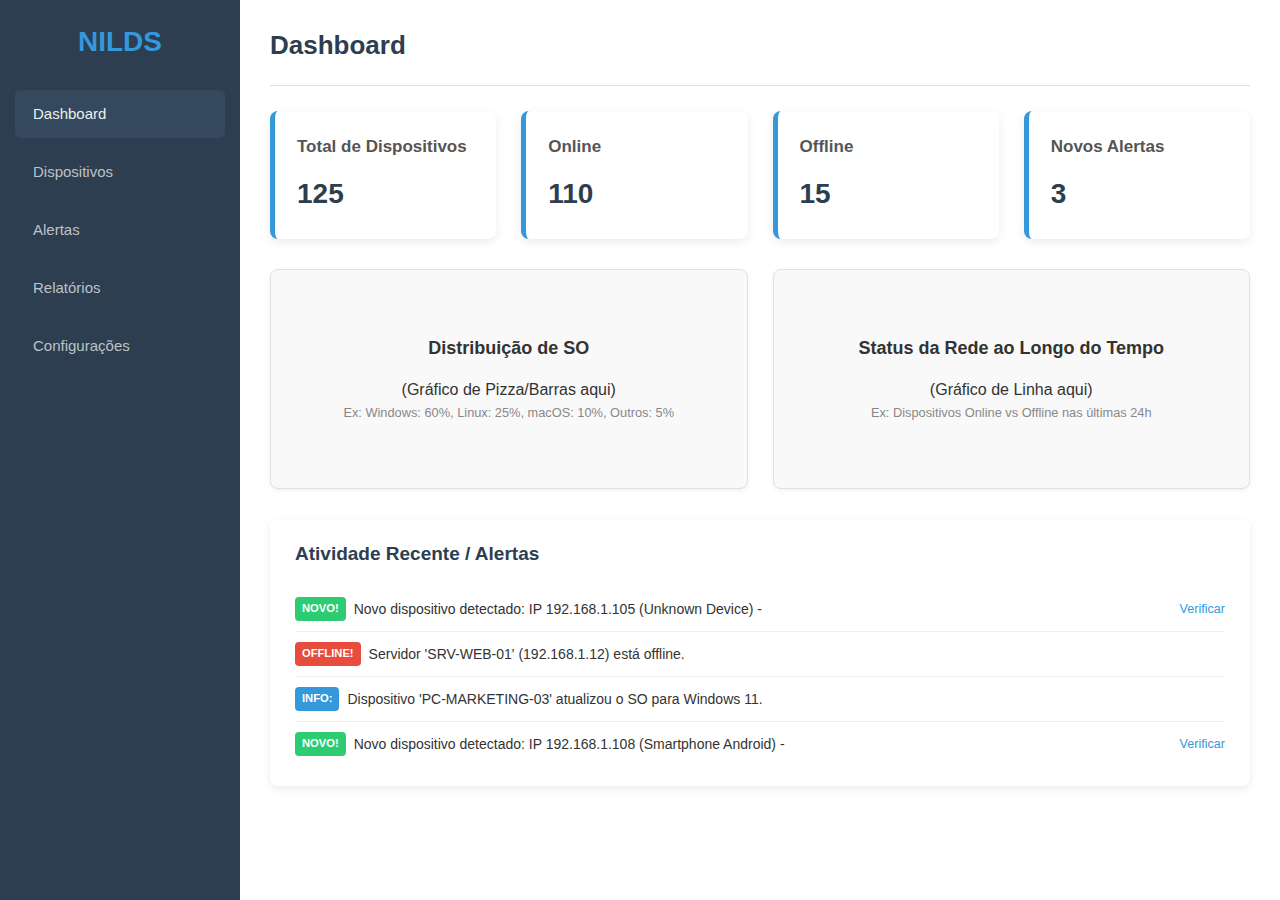
<file: index.html>
<!DOCTYPE html>
<html lang="pt-BR">
<head>
    <meta charset="UTF-8">
    <meta name="viewport" content="width=device-width, initial-scale=1.0">
    <title>Network Asset Manager - Dashboard</title>
    <link rel="stylesheet" href="src/style.css">
</head>
<body>
    <div class="container">
        <aside class="sidebar">
            <h2>NILDS</h2>
            <nav>
                <ul>
                    <li><a href="index.html" class="active">Dashboard</a></li>
                    <li><a href="dispositivos.html">Dispositivos</a></li>
                    <li><a href="alertas.html">Alertas</a></li>
                    <li><a href="relatorio.html">Relatórios</a></li>
                    <li><a href="config.html">Configurações</a></li>
                </ul>
            </nav>
        </aside>
        <main class="content">
            <header>
                <h1>Dashboard</h1>
            </header>
            <section class="summary-cards">
                <div class="card">
                    <h3>Total de Dispositivos</h3>
                    <p>125</p>
                </div>
                <div class="card">
                    <h3>Online</h3>
                    <p>110</p>
                </div>
                <div class="card">
                    <h3>Offline</h3>
                    <p>15</p>
                </div>
                <div class="card">
                    <h3>Novos Alertas</h3>
                    <p>3</p>
                </div>
            </section>
            <section class="charts-area">
                <div class="chart-placeholder">
                    <h4>Distribuição de SO</h4>
                    <p>(Gráfico de Pizza/Barras aqui)</p>
                    <p style="font-size:0.8em; color:#888;">Ex: Windows: 60%, Linux: 25%, macOS: 10%, Outros: 5%</p>
                </div>
                <div class="chart-placeholder">
                    <h4>Status da Rede ao Longo do Tempo</h4>
                    <p>(Gráfico de Linha aqui)</p>
                     <p style="font-size:0.8em; color:#888;">Ex: Dispositivos Online vs Offline nas últimas 24h</p>
                </div>
            </section>
            <section class="recent-activity">
                <h3>Atividade Recente / Alertas</h3>
                <ul>
                    <li><span class="alert-new">NOVO!</span> Novo dispositivo detectado: IP 192.168.1.105 (Unknown Device) - <a href="#">Verificar</a></li>
                    <li><span class="alert-offline">OFFLINE!</span> Servidor 'SRV-WEB-01' (192.168.1.12) está offline.</li>
                    <li><span class="alert-info">INFO:</span> Dispositivo 'PC-MARKETING-03' atualizou o SO para Windows 11.</li>
                    <li><span class="alert-new">NOVO!</span> Novo dispositivo detectado: IP 192.168.1.108 (Smartphone Android) - <a href="#">Verificar</a></li>
                </ul>
            </section>
        </main>
    </div>
</body>
</html>
</file>
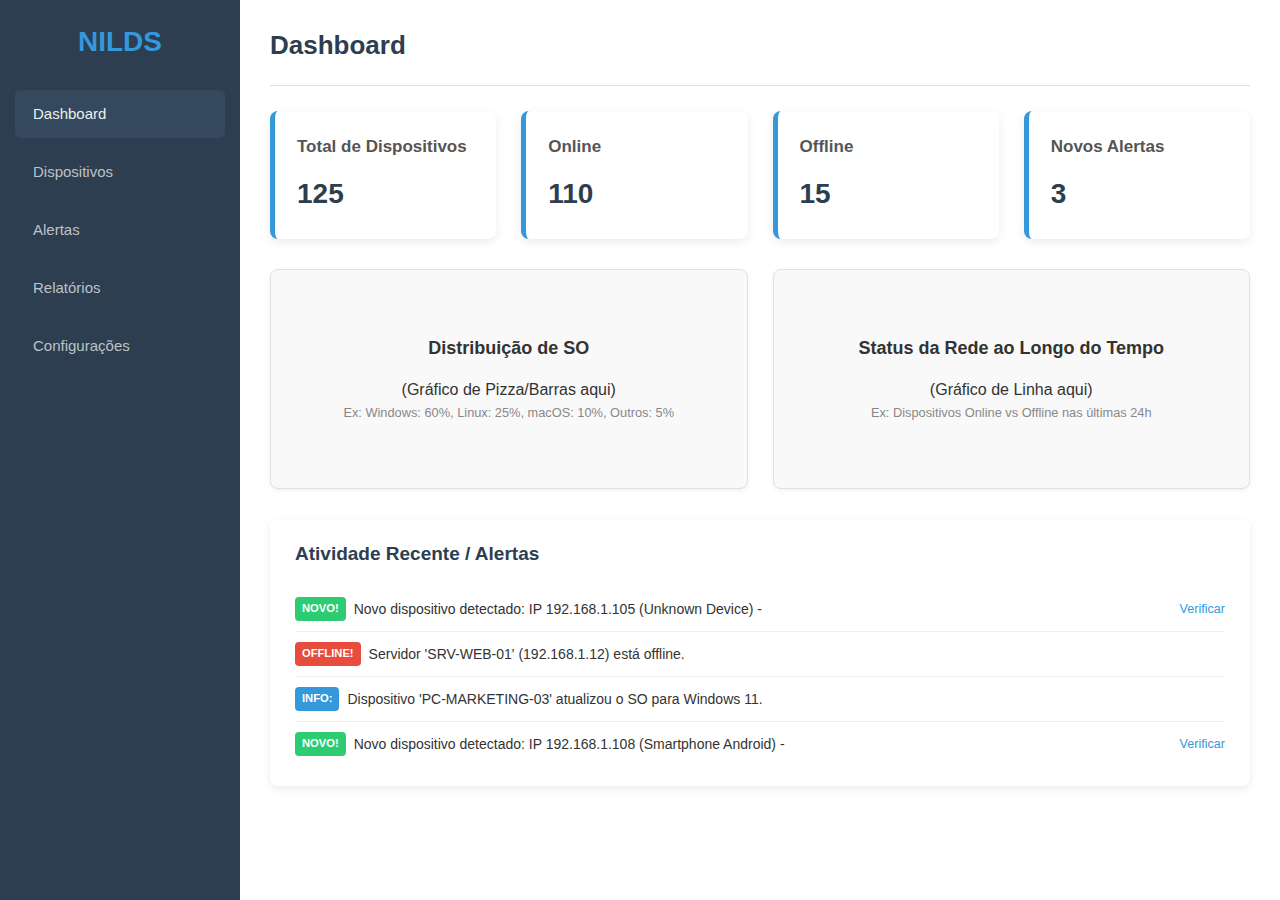
<file: pages/index.html>
<!DOCTYPE html>
<html lang="pt-BR">
<head>
    <meta charset="UTF-8">
    <meta name="viewport" content="width=device-width, initial-scale=1.0">
    <title>Network Asset Manager - Dashboard</title>
    <link rel="stylesheet" href="../src/style.css">
</head>
<body>
    <div class="container">
        <aside class="sidebar">
            <h2>NILDS</h2>
            <nav>
                <ul>
                    <li><a href="index.html" class="active">Dashboard</a></li>
                    <li><a href="dispositivos.html">Dispositivos</a></li>
                    <li><a href="alertas.html">Alertas</a></li>
                    <li><a href="relatorio.html">Relatórios</a></li>
                    <li><a href="config.html">Configurações</a></li>
                </ul>
            </nav>
        </aside>
        <main class="content">
            <header>
                <h1>Dashboard</h1>
            </header>
            <section class="summary-cards">
                <div class="card">
                    <h3>Total de Dispositivos</h3>
                    <p>125</p>
                </div>
                <div class="card">
                    <h3>Online</h3>
                    <p>110</p>
                </div>
                <div class="card">
                    <h3>Offline</h3>
                    <p>15</p>
                </div>
                <div class="card">
                    <h3>Novos Alertas</h3>
                    <p>3</p>
                </div>
            </section>
            <section class="charts-area">
                <div class="chart-placeholder">
                    <h4>Distribuição de SO</h4>
                    <p>(Gráfico de Pizza/Barras aqui)</p>
                    <p style="font-size:0.8em; color:#888;">Ex: Windows: 60%, Linux: 25%, macOS: 10%, Outros: 5%</p>
                </div>
                <div class="chart-placeholder">
                    <h4>Status da Rede ao Longo do Tempo</h4>
                    <p>(Gráfico de Linha aqui)</p>
                     <p style="font-size:0.8em; color:#888;">Ex: Dispositivos Online vs Offline nas últimas 24h</p>
                </div>
            </section>
            <section class="recent-activity">
                <h3>Atividade Recente / Alertas</h3>
                <ul>
                    <li><span class="alert-new">NOVO!</span> Novo dispositivo detectado: IP 192.168.1.105 (Unknown Device) - <a href="#">Verificar</a></li>
                    <li><span class="alert-offline">OFFLINE!</span> Servidor 'SRV-WEB-01' (192.168.1.12) está offline.</li>
                    <li><span class="alert-info">INFO:</span> Dispositivo 'PC-MARKETING-03' atualizou o SO para Windows 11.</li>
                    <li><span class="alert-new">NOVO!</span> Novo dispositivo detectado: IP 192.168.1.108 (Smartphone Android) - <a href="#">Verificar</a></li>
                </ul>
            </section>
        </main>
    </div>
</body>
</html>
</file>
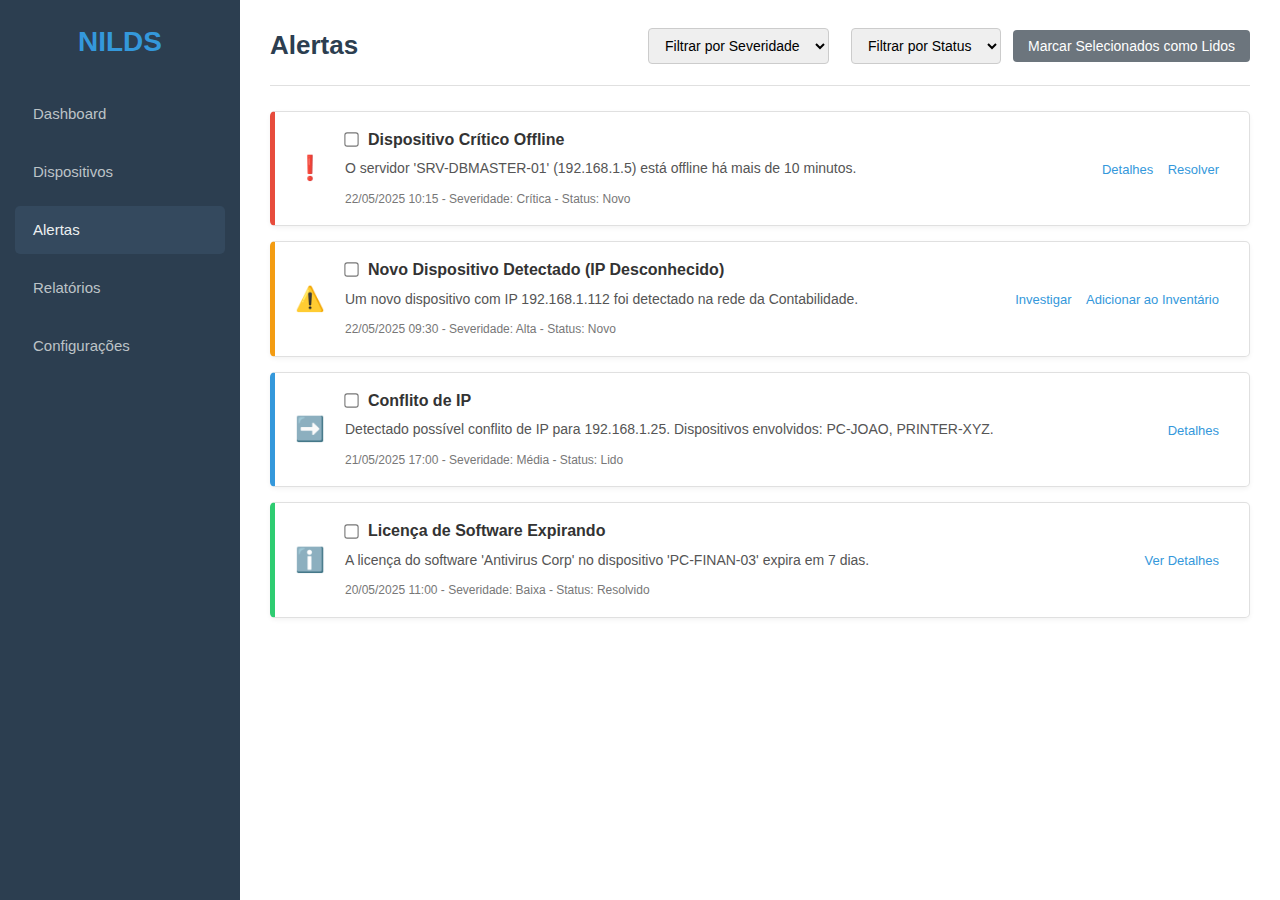
<file: alertas.html>
<!DOCTYPE html>
<html lang="pt-BR">
<head>
    <meta charset="UTF-8">
    <meta name="viewport" content="width=device-width, initial-scale=1.0">
    <title>Network Asset Manager - Alertas</title>
    <link rel="stylesheet" href="src/style.css">
    </head>
<body>
    <div class="container">
        <aside class="sidebar">
            <h2>NILDS</h2>
            <nav>
                <ul>
                    <li><a href="index.html">Dashboard</a></li>
                    <li><a href="dispositivos.html">Dispositivos</a></li>
                    <li><a href="alertas.html" class="active">Alertas</a></li>
                    <li><a href="relatorio.html">Relatórios</a></li>
                    <li><a href="config.html">Configurações</a></li>
                </ul>
            </nav>
        </aside>
        <main class="content">
            <header>
                <h1>Alertas</h1>
                <div class="actions">
                    <select id="filter-severity">
                        <option value="">Filtrar por Severidade</option>
                        <option value="critical">Crítico</option>
                        <option value="high">Alto</option>
                        <option value="medium">Médio</option>
                        <option value="low">Baixo</option>
                    </select>
                    <select id="filter-status">
                        <option value="">Filtrar por Status</option>
                        <option value="new">Novo</option>
                        <option value="read">Lido</option>
                        <option value="resolved">Resolvido</option>
                    </select>
                    <button class="btn-secondary">Marcar Selecionados como Lidos</button>
                </div>
            </header>

            <section class="alerts-list">
                <div class="alert-item alert-critical">
                    <div class="alert-icon">❗</div>
                    <div class="alert-details">
                        <h4><input type="checkbox" class="alert-select"> Dispositivo Crítico Offline</h4>
                        <p>O servidor 'SRV-DBMASTER-01' (192.168.1.5) está offline há mais de 10 minutos.</p>
                        <small>22/05/2025 10:15 - Severidade: Crítica - Status: Novo</small>
                    </div>
                    <div class="alert-actions">
                        <a href="#" class="action-link">Detalhes</a>
                        <a href="#" class="action-link">Resolver</a>
                    </div>
                </div>

                <div class="alert-item alert-high">
                    <div class="alert-icon">⚠️</div>
                    <div class="alert-details">
                        <h4><input type="checkbox" class="alert-select"> Novo Dispositivo Detectado (IP Desconhecido)</h4>
                        <p>Um novo dispositivo com IP 192.168.1.112 foi detectado na rede da Contabilidade.</p>
                        <small>22/05/2025 09:30 - Severidade: Alta - Status: Novo</small>
                    </div>
                    <div class="alert-actions">
                        <a href="#" class="action-link">Investigar</a>
                        <a href="#" class="action-link">Adicionar ao Inventário</a>
                    </div>
                </div>

                <div class="alert-item alert-medium">
                    <div class="alert-icon">➡️</div>
                    <div class="alert-details">
                        <h4><input type="checkbox" class="alert-select"> Conflito de IP</h4>
                        <p>Detectado possível conflito de IP para 192.168.1.25. Dispositivos envolvidos: PC-JOAO, PRINTER-XYZ.</p>
                        <small>21/05/2025 17:00 - Severidade: Média - Status: Lido</small>
                    </div>
                    <div class="alert-actions">
                        <a href="#" class="action-link">Detalhes</a>
                    </div>
                </div>

                 <div class="alert-item alert-low">
                    <div class="alert-icon">ℹ️</div>
                    <div class="alert-details">
                        <h4><input type="checkbox" class="alert-select"> Licença de Software Expirando</h4>
                        <p>A licença do software 'Antivirus Corp' no dispositivo 'PC-FINAN-03' expira em 7 dias.</p>
                        <small>20/05/2025 11:00 - Severidade: Baixa - Status: Resolvido</small>
                    </div>
                    <div class="alert-actions">
                        <a href="#" class="action-link">Ver Detalhes</a>
                    </div>
                </div>
            </section>
            </main>
    </div>
</body>
</html>
</file>
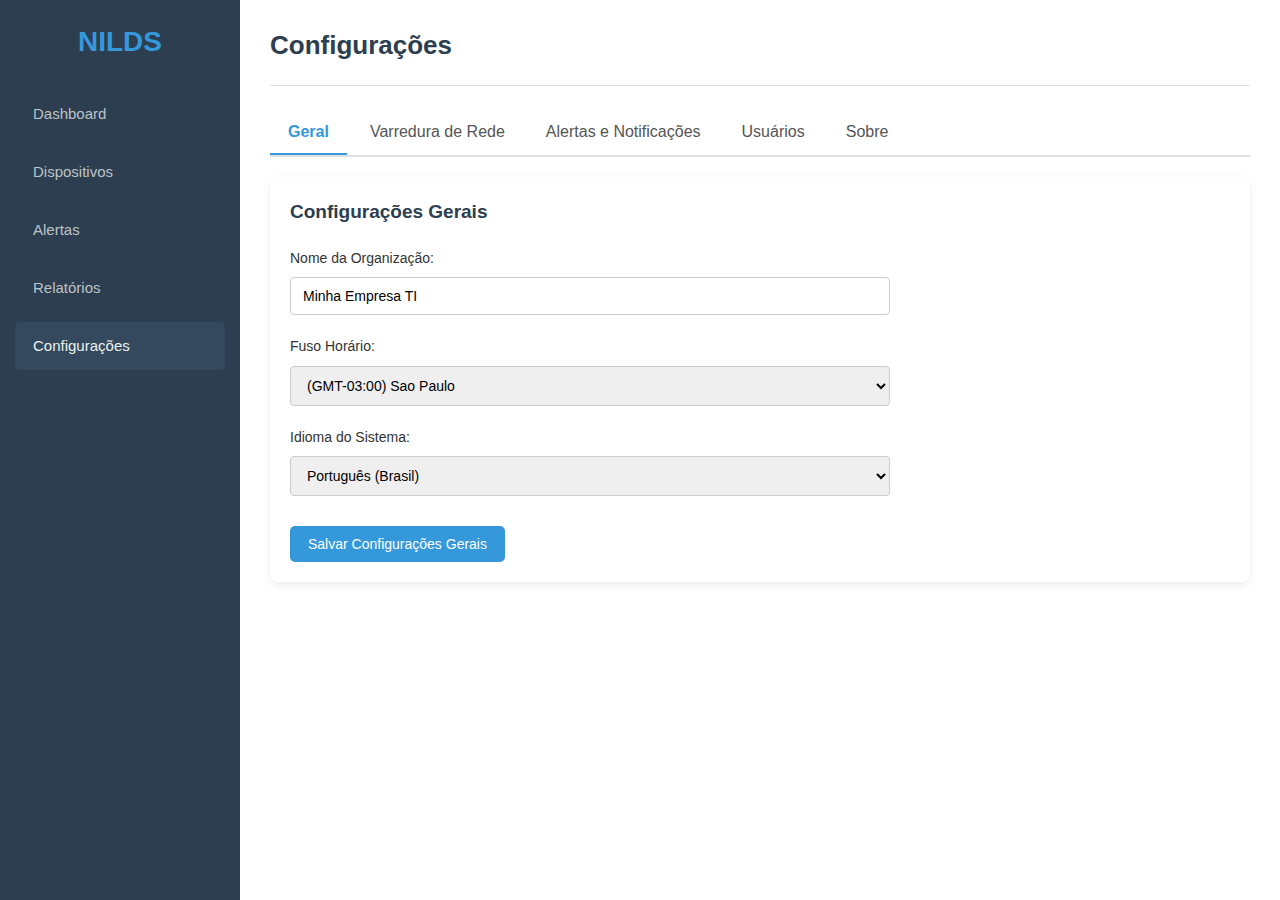
<file: config.html>
<!DOCTYPE html>
<html lang="pt-BR">
<head>
    <meta charset="UTF-8">
    <meta name="viewport" content="width=device-width, initial-scale=1.0">
    <title>Network Asset Manager - Configurações</title>
    <link rel="stylesheet" href="src/style.css">
</head>
<body>
    <div class="container">
        <aside class="sidebar">
            <h2>NILDS</h2>
            <nav>
                <ul>
                    <li><a href="index.html">Dashboard</a></li>
                    <li><a href="dispositivos.html">Dispositivos</a></li>
                    <li><a href="alertas.html">Alertas</a></li>
                    <li><a href="relatorio.html">Relatórios</a></li>
                    <li><a href="config.html" class="active">Configurações</a></li>
                </ul>
            </nav>
        </aside>
        <main class="content">
            <header>
                <h1>Configurações</h1>
            </header>

            <div class="tabs-container">
                <div class="tab-buttons">
                    <button class="tab-button active" onclick="openTab(event, 'tab-geral')">Geral</button>
                    <button class="tab-button" onclick="openTab(event, 'tab-varredura')">Varredura de Rede</button>
                    <button class="tab-button" onclick="openTab(event, 'tab-alertas')">Alertas e Notificações</button>
                    <button class="tab-button" onclick="openTab(event, 'tab-usuarios')">Usuários</button>
                    <button class="tab-button" onclick="openTab(event, 'tab-sobre')">Sobre</button>
                </div>

                <div id="tab-geral" class="tab-content active card-style">
                    <h3>Configurações Gerais</h3>
                    <form class="settings-form">
                        <div class="form-group">
                            <label for="org-name">Nome da Organização:</label>
                            <input type="text" id="org-name" name="org-name" value="Minha Empresa TI">
                        </div>
                        <div class="form-group">
                            <label for="timezone">Fuso Horário:</label>
                            <select id="timezone" name="timezone">
                                <option value="America/Sao_Paulo">(GMT-03:00) Sao Paulo</option>
                                <option value="America/New_York">(GMT-05:00) Nova York</option>
                                </select>
                        </div>
                         <div class="form-group">
                            <label for="language">Idioma do Sistema:</label>
                            <select id="language" name="language">
                                <option value="pt-BR">Português (Brasil)</option>
                                <option value="en-US">English (US)</option>
                            </select>
                        </div>
                        <button type="submit" class="btn-primary">Salvar Configurações Gerais</button>
                    </form>
                </div>

                <div id="tab-varredura" class="tab-content card-style">
                    <h3>Configurações de Varredura de Rede</h3>
                    <form class="settings-form">
                        <div class="form-group">
                            <label for="ip-ranges">Faixas de IP para Varredura (separadas por vírgula):</label>
                            <input type="text" id="ip-ranges" name="ip-ranges" value="192.168.1.0/24, 10.0.0.0/8">
                        </div>
                        <div class="form-group">
                            <label for="scan-frequency">Frequência da Varredura:</label>
                            <select id="scan-frequency" name="scan-frequency">
                                <option value="30min">A cada 30 minutos</option>
                                <option value="1hr">A cada 1 hora</option>
                                <option value="daily">Diariamente às 02:00</option>
                            </select>
                        </div>
                        <div class="form-group">
                            <label for="discovery-method">Método de Descoberta:</label>
                            <select id="discovery-method" name="discovery-method">
                                <option value="ping_arp">Ping + ARP</option>
                                <option value="snmp">SNMP (se disponível)</option>
                                <option value="nmap">Varredura Nmap (Avançado)</option>
                            </select>
                        </div>
                        <button type="submit" class="btn-primary">Salvar Configurações de Varredura</button>
                    </form>
                </div>

                <div id="tab-alertas" class="tab-content card-style">
                    <h3>Configurações de Alertas e Notificações</h3>
                    <form class="settings-form">
                        <div class="form-group">
                            <label for="notification-email">E-mail para Notificações:</label>
                            <input type="email" id="notification-email" name="notification-email" value="admin@minhaempresa.com">
                        </div>
                        <p><strong>Notificar sobre:</strong></p>
                        <div class="checkbox-group">
                            <input type="checkbox" id="alert-new-device" name="alert-new-device" checked> <label for="alert-new-device">Novos dispositivos detectados</label>
                        </div>
                        <div class="checkbox-group">
                            <input type="checkbox" id="alert-offline-device" name="alert-offline-device" checked> <label for="alert-offline-device">Dispositivos críticos offline</label>
                        </div>
                         <div class="checkbox-group">
                            <input type="checkbox" id="alert-ip-conflict" name="alert-ip-conflict"> <label for="alert-ip-conflict">Conflitos de IP</label>
                        </div>
                        <button type="submit" class="btn-primary">Salvar Configurações de Alertas</button>
                    </form>
                </div>

                <div id="tab-usuarios" class="tab-content card-style">
                    <h3>Gerenciamento de Usuários</h3>
                    <p>O gerenciamento de usuários e perfis permite controlar quem tem acesso ao sistema e o que cada um pode fazer.</p>
                    <button type="button" class="btn-primary" onclick="alert('Redirecionando para gerenciamento de usuários...')">Gerenciar Usuários e Perfis</button>
                    </div>
                
                <div id="tab-sobre" class="tab-content card-style">
                    <h3>Sobre o Network Asset Manager</h3>
                    <p><strong>Versão:</strong> 1.0.0 (Protótipo)</p>
                    <p><strong>Desenvolvido por:</strong> DK Developer Enterprise</p>
                    <p>Este sistema ajuda a inventariar e monitorar dispositivos conectados à rede.</p>
                    <p><a href="#" class="action-link">Documentação</a> | <a href="#" class="action-link">Verificar Atualizações</a></p>
                </div>

            </div>
        </main>
    </div>

<script>
function openTab(evt, tabName) {
  var i, tabcontent, tabbuttons;
  tabcontent = document.getElementsByClassName("tab-content");
  for (i = 0; i < tabcontent.length; i++) {
    tabcontent[i].style.display = "none";
    tabcontent[i].classList.remove("active");
  }
  tabbuttons = document.getElementsByClassName("tab-button");
  for (i = 0; i < tabbuttons.length; i++) {
    tabbuttons[i].classList.remove("active");
  }
  document.getElementById(tabName).style.display = "block";
  document.getElementById(tabName).classList.add("active");
  evt.currentTarget.classList.add("active");
}

// Para garantir que a primeira aba seja exibida ao carregar
document.addEventListener('DOMContentLoaded', function() {
    document.querySelector('.tab-button.active').click();
});
</script>
</body>
</html>
</file>
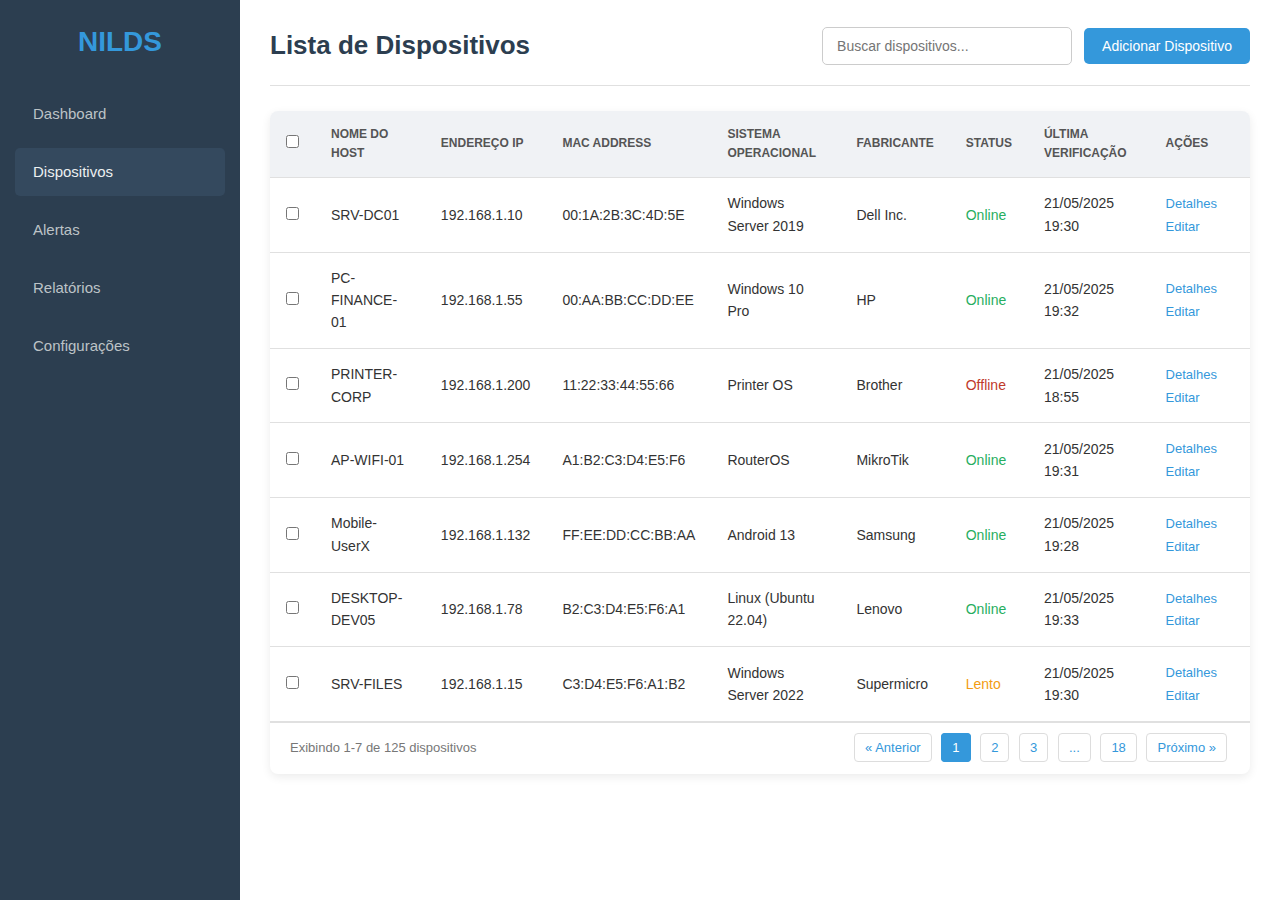
<file: dispositivos.html>
<!DOCTYPE html>
<html lang="pt-BR">
<head>
    <meta charset="UTF-8">
    <meta name="viewport" content="width=device-width, initial-scale=1.0">
    <title>Network Asset Manager - Dispositivos</title>
    <link rel="stylesheet" href="src/style.css">
</head>
<body>
    <div class="container">
        <aside class="sidebar">
            <h2>NILDS</h2>
            <nav>
                <ul>
                    <li><a href="index.html">Dashboard</a></li>
                    <li><a href="dispositivos.html" class="active">Dispositivos</a></li>
                    <li><a href="alertas.html">Alertas</a></li>
                    <li><a href="relatorio.html">Relatórios</a></li>
                    <li><a href="config.html">Configurações</a></li>
                </ul>
            </nav>
        </aside>
        <main class="content">
            <header>
                <h1>Lista de Dispositivos</h1>
                <div class="actions">
                    <input type="text" placeholder="Buscar dispositivos...">
                    <button class="btn-primary">Adicionar Dispositivo</button>
                </div>
            </header>
            <section class="device-table-section">
                <table>
                    <thead>
                        <tr>
                            <th><input type="checkbox" id="select-all"></th>
                            <th>Nome do Host</th>
                            <th>Endereço IP</th>
                            <th>MAC Address</th>
                            <th>Sistema Operacional</th>
                            <th>Fabricante</th>
                            <th>Status</th>
                            <th>Última Verificação</th>
                            <th>Ações</th>
                        </tr>
                    </thead>
                    <tbody>
                        <tr>
                            <td><input type="checkbox" class="row-select"></td>
                            <td>SRV-DC01</td>
                            <td>192.168.1.10</td>
                            <td>00:1A:2B:3C:4D:5E</td>
                            <td>Windows Server 2019</td>
                            <td>Dell Inc.</td>
                            <td class="status-online">Online</td>
                            <td>21/05/2025 19:30</td>
                            <td><a href="#" class="action-link">Detalhes</a> <a href="#" class="action-link">Editar</a></td>
                        </tr>
                        <tr>
                            <td><input type="checkbox" class="row-select"></td>
                            <td>PC-FINANCE-01</td>
                            <td>192.168.1.55</td>
                            <td>00:AA:BB:CC:DD:EE</td>
                            <td>Windows 10 Pro</td>
                            <td>HP</td>
                            <td class="status-online">Online</td>
                            <td>21/05/2025 19:32</td>
                            <td><a href="#" class="action-link">Detalhes</a> <a href="#" class="action-link">Editar</a></td>
                        </tr>
                        <tr>
                            <td><input type="checkbox" class="row-select"></td>
                            <td>PRINTER-CORP</td>
                            <td>192.168.1.200</td>
                            <td>11:22:33:44:55:66</td>
                            <td>Printer OS</td>
                            <td>Brother</td>
                            <td class="status-offline">Offline</td>
                            <td>21/05/2025 18:55</td>
                            <td><a href="#" class="action-link">Detalhes</a> <a href="#" class="action-link">Editar</a></td>
                        </tr>
                        <tr>
                            <td><input type="checkbox" class="row-select"></td>
                            <td>AP-WIFI-01</td>
                            <td>192.168.1.254</td>
                            <td>A1:B2:C3:D4:E5:F6</td>
                            <td>RouterOS</td>
                            <td>MikroTik</td>
                            <td class="status-online">Online</td>
                            <td>21/05/2025 19:31</td>
                            <td><a href="#" class="action-link">Detalhes</a> <a href="#" class="action-link">Editar</a></td>
                        </tr>
                        <tr>
                            <td><input type="checkbox" class="row-select"></td>
                            <td>Mobile-UserX</td>
                            <td>192.168.1.132</td>
                            <td>FF:EE:DD:CC:BB:AA</td>
                            <td>Android 13</td>
                            <td>Samsung</td>
                            <td class="status-online">Online</td>
                            <td>21/05/2025 19:28</td>
                            <td><a href="#" class="action-link">Detalhes</a> <a href="#" class="action-link">Editar</a></td>
                        </tr>
                         <tr>
                            <td><input type="checkbox" class="row-select"></td>
                            <td>DESKTOP-DEV05</td>
                            <td>192.168.1.78</td>
                            <td>B2:C3:D4:E5:F6:A1</td>
                            <td>Linux (Ubuntu 22.04)</td>
                            <td>Lenovo</td>
                            <td class="status-online">Online</td>
                            <td>21/05/2025 19:33</td>
                            <td><a href="#" class="action-link">Detalhes</a> <a href="#" class="action-link">Editar</a></td>
                        </tr>
                        <tr>
                            <td><input type="checkbox" class="row-select"></td>
                            <td>SRV-FILES</td>
                            <td>192.168.1.15</td>
                            <td>C3:D4:E5:F6:A1:B2</td>
                            <td>Windows Server 2022</td>
                            <td>Supermicro</td>
                            <td class="status-warning">Lento</td>
                            <td>21/05/2025 19:30</td>
                            <td><a href="#" class="action-link">Detalhes</a> <a href="#" class="action-link">Editar</a></td>
                        </tr>
                    </tbody>
                </table>
                <div class="table-footer">
                    <span>Exibindo 1-7 de 125 dispositivos</span>
                    <div class="pagination">
                        <a href="#" class="page-link">&laquo; Anterior</a>
                        <a href="#" class="page-link active">1</a>
                        <a href="#" class="page-link">2</a>
                        <a href="#" class="page-link">3</a>
                        <a href="#" class="page-link">...</a>
                        <a href="#" class="page-link">18</a>
                        <a href="#" class="page-link">Próximo &raquo;</a>
                    </div>
                </div>
            </section>
        </main>
    </div>
</body>
</html>
</file>
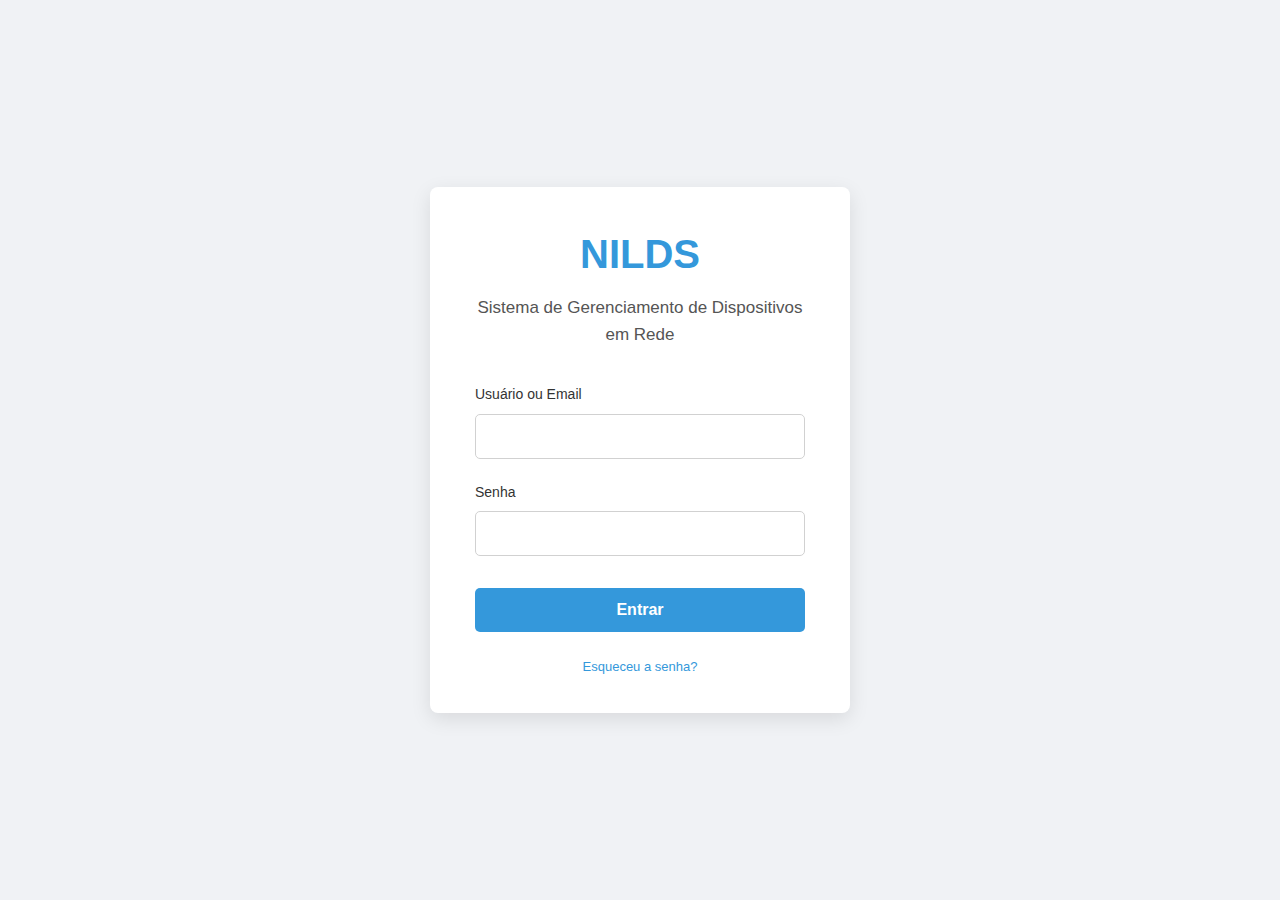
<file: login.html>
<!DOCTYPE html>
<html lang="pt-BR">
<head>
    <meta charset="UTF-8">
    <meta name="viewport" content="width=device-width, initial-scale=1.0">
    <title>Login - Network Asset Manager</title>
    <link rel="stylesheet" href="src/style.css">       <link rel="stylesheet" href="src/login_style.css"> </head>
<body class="login-page-body">
    <div class="login-container">
        <div class="login-box">
            <h2>NILDS</h2>
            <h3>Sistema de Gerenciamento de Dispositivos em Rede</h3>
            <form action="index.html" method="POST"> <div class="input-group">
                    <label for="username">Usuário ou Email</label>
                    <input type="text" id="username" name="username" required>
                </div>
                <div class="input-group">
                    <label for="password">Senha</label>
                    <input type="password" id="password" name="password" required>
                </div>
                <button type="submit" class="btn-login">Entrar</button>
                <div class="login-links">
                    <a href="#">Esqueceu a senha?</a>
                    </div>
            </form>
        </div>
    </div>
</body>
</html>
</file>
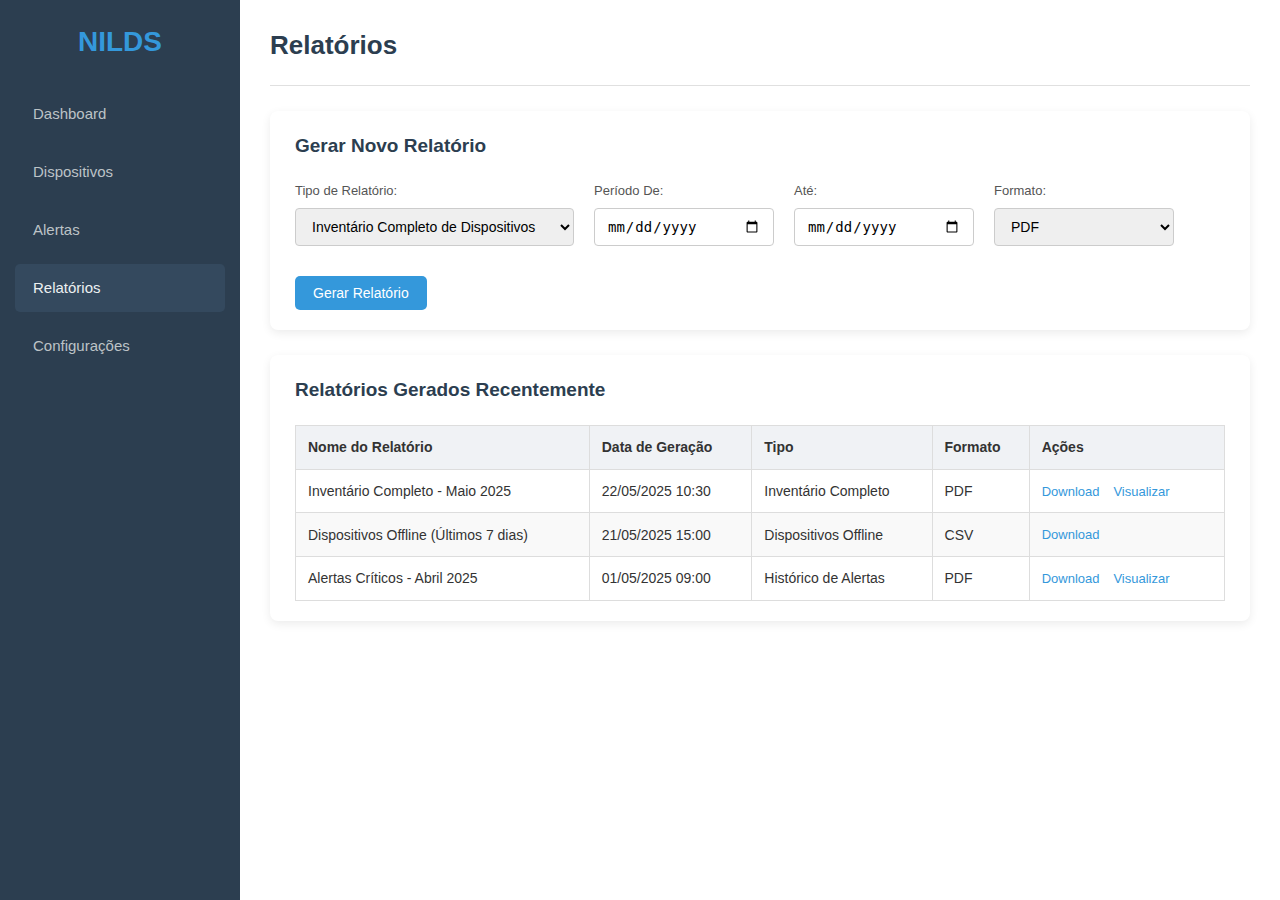
<file: relatorio.html>
<!DOCTYPE html>
<html lang="pt-BR">
<head>
    <meta charset="UTF-8">
    <meta name="viewport" content="width=device-width, initial-scale=1.0">
    <title>Network Asset Manager - Relatórios</title>
    <link rel="stylesheet" href="src/style.css">
</head>
<body>
    <div class="container">
        <aside class="sidebar">
            <h2>NILDS</h2>
            <nav>
                <ul>
                    <li><a href="index.html">Dashboard</a></li>
                    <li><a href="dispositivos.html">Dispositivos</a></li>
                    <li><a href="alertas.html">Alertas</a></li>
                    <li><a href="relatorio.html" class="active">Relatórios</a></li>
                    <li><a href="config.html">Configurações</a></li>
                </ul>
            </nav>
        </aside>
        <main class="content">
            <header>
                <h1>Relatórios</h1>
            </header>

            <section class="report-generator card-style"> <h3>Gerar Novo Relatório</h3>
                <form class="form-inline">
                    <div class="form-group">
                        <label for="report-type">Tipo de Relatório:</label>
                        <select id="report-type" name="report-type">
                            <option value="inventory_full">Inventário Completo de Dispositivos</option>
                            <option value="devices_by_os">Dispositivos por Sistema Operacional</option>
                            <option value="offline_devices">Dispositivos Offline Recentemente</option>
                            <option value="alert_history">Histórico de Alertas</option>
                            <option value="software_list">Lista de Software por Dispositivo</option>
                        </select>
                    </div>
                    <div class="form-group">
                        <label for="date-range-start">Período De:</label>
                        <input type="date" id="date-range-start" name="date-range-start">
                    </div>
                    <div class="form-group">
                        <label for="date-range-end">Até:</label>
                        <input type="date" id="date-range-end" name="date-range-end">
                    </div>
                    <div class="form-group">
                        <label for="report-format">Formato:</label>
                        <select id="report-format" name="report-format">
                            <option value="pdf">PDF</option>
                            <option value="csv">CSV</option>
                            <option value="xlsx">Excel (XLSX)</option>
                        </select>
                    </div>
                    <button type="submit" class="btn-primary">Gerar Relatório</button>
                </form>
            </section>

            <section class="recent-reports card-style">
                <h3>Relatórios Gerados Recentemente</h3>
                <table class="basic-table"> <thead>
                        <tr>
                            <th>Nome do Relatório</th>
                            <th>Data de Geração</th>
                            <th>Tipo</th>
                            <th>Formato</th>
                            <th>Ações</th>
                        </tr>
                    </thead>
                    <tbody>
                        <tr>
                            <td>Inventário Completo - Maio 2025</td>
                            <td>22/05/2025 10:30</td>
                            <td>Inventário Completo</td>
                            <td>PDF</td>
                            <td><a href="#" class="action-link">Download</a> <a href="#" class="action-link">Visualizar</a></td>
                        </tr>
                        <tr>
                            <td>Dispositivos Offline (Últimos 7 dias)</td>
                            <td>21/05/2025 15:00</td>
                            <td>Dispositivos Offline</td>
                            <td>CSV</td>
                            <td><a href="#" class="action-link">Download</a></td>
                        </tr>
                        <tr>
                            <td>Alertas Críticos - Abril 2025</td>
                            <td>01/05/2025 09:00</td>
                            <td>Histórico de Alertas</td>
                            <td>PDF</td>
                            <td><a href="#" class="action-link">Download</a> <a href="#" class="action-link">Visualizar</a></td>
                        </tr>
                    </tbody>
                </table>
            </section>
        </main>
    </div>
</body>
</html>
</file>
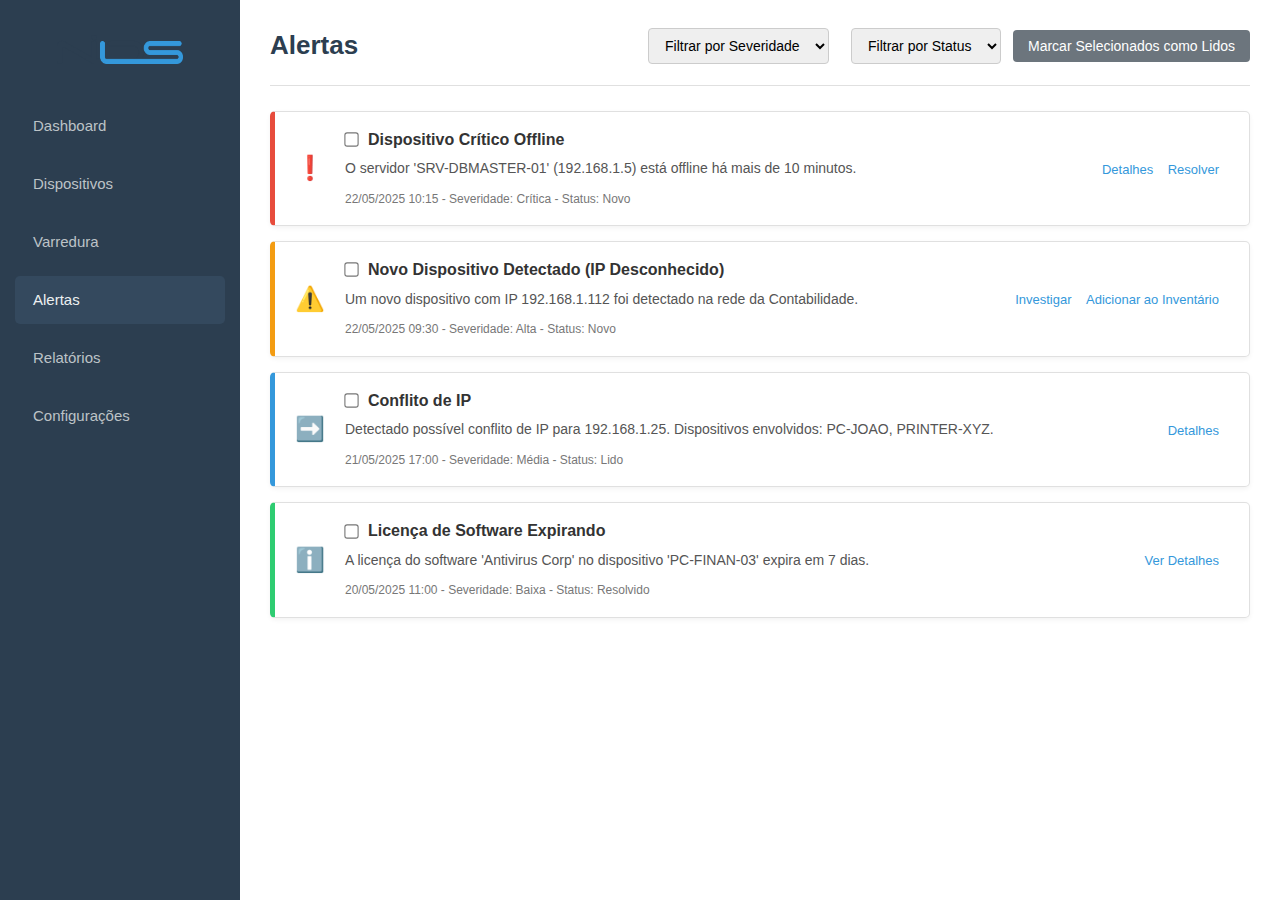
<file: pages/alertas.html>
<!DOCTYPE html>
<html lang="pt-BR">
<head>
    <meta charset="UTF-8">
    <meta name="viewport" content="width=device-width, initial-scale=1.0">
    <title>NILDS - Alertas</title>
    <link rel="stylesheet" href="../assets/src/css/style.css">
    <link rel="website icon" type="png" href="../assets/images/icone.png">
    </head>
<body>
    <div class="container">
        <aside class="sidebar">
            <div class="side-bar-logo-container">
                    <img src="../assets/images/logo.png" alt="Logo NILDS">
            </div>
            <nav>
                <ul>
                    <li><a href="index.html">Dashboard</a></li>
                    <li><a href="dispositivos.html">Dispositivos</a></li>
                    <li><a href="varredura.html">Varredura</a></li>
                    <li><a href="alertas.html" class="active">Alertas</a></li>
                    <li><a href="relatorio.html">Relatórios</a></li>
                    <li><a href="config.html">Configurações</a></li>
                </ul>
            </nav>
        </aside>
        <main class="content">
            <header>
                <h1>Alertas</h1>
                <div class="actions">
                    <select id="filter-severity">
                        <option value="">Filtrar por Severidade</option>
                        <option value="critical">Crítico</option>
                        <option value="high">Alto</option>
                        <option value="medium">Médio</option>
                        <option value="low">Baixo</option>
                    </select>
                    <select id="filter-status">
                        <option value="">Filtrar por Status</option>
                        <option value="new">Novo</option>
                        <option value="read">Lido</option>
                        <option value="resolved">Resolvido</option>
                    </select>
                    <button class="btn-secondary">Marcar Selecionados como Lidos</button>
                </div>
            </header>

            <section class="alerts-list">
                <div class="alert-item alert-critical">
                    <div class="alert-icon">❗</div>
                    <div class="alert-details">
                        <h4><input type="checkbox" class="alert-select"> Dispositivo Crítico Offline</h4>
                        <p>O servidor 'SRV-DBMASTER-01' (192.168.1.5) está offline há mais de 10 minutos.</p>
                        <small>22/05/2025 10:15 - Severidade: Crítica - Status: Novo</small>
                    </div>
                    <div class="alert-actions">
                        <a href="#" class="action-link">Detalhes</a>
                        <a href="#" class="action-link">Resolver</a>
                    </div>
                </div>

                <div class="alert-item alert-high">
                    <div class="alert-icon">⚠️</div>
                    <div class="alert-details">
                        <h4><input type="checkbox" class="alert-select"> Novo Dispositivo Detectado (IP Desconhecido)</h4>
                        <p>Um novo dispositivo com IP 192.168.1.112 foi detectado na rede da Contabilidade.</p>
                        <small>22/05/2025 09:30 - Severidade: Alta - Status: Novo</small>
                    </div>
                    <div class="alert-actions">
                        <a href="#" class="action-link">Investigar</a>
                        <a href="#" class="action-link">Adicionar ao Inventário</a>
                    </div>
                </div>

                <div class="alert-item alert-medium">
                    <div class="alert-icon">➡️</div>
                    <div class="alert-details">
                        <h4><input type="checkbox" class="alert-select"> Conflito de IP</h4>
                        <p>Detectado possível conflito de IP para 192.168.1.25. Dispositivos envolvidos: PC-JOAO, PRINTER-XYZ.</p>
                        <small>21/05/2025 17:00 - Severidade: Média - Status: Lido</small>
                    </div>
                    <div class="alert-actions">
                        <a href="#" class="action-link">Detalhes</a>
                    </div>
                </div>

                 <div class="alert-item alert-low">
                    <div class="alert-icon">ℹ️</div>
                    <div class="alert-details">
                        <h4><input type="checkbox" class="alert-select"> Licença de Software Expirando</h4>
                        <p>A licença do software 'Antivirus Corp' no dispositivo 'PC-FINAN-03' expira em 7 dias.</p>
                        <small>20/05/2025 11:00 - Severidade: Baixa - Status: Resolvido</small>
                    </div>
                    <div class="alert-actions">
                        <a href="#" class="action-link">Ver Detalhes</a>
                    </div>
                </div>
            </section>
            </main>
    </div>
</body>
</html>
</file>
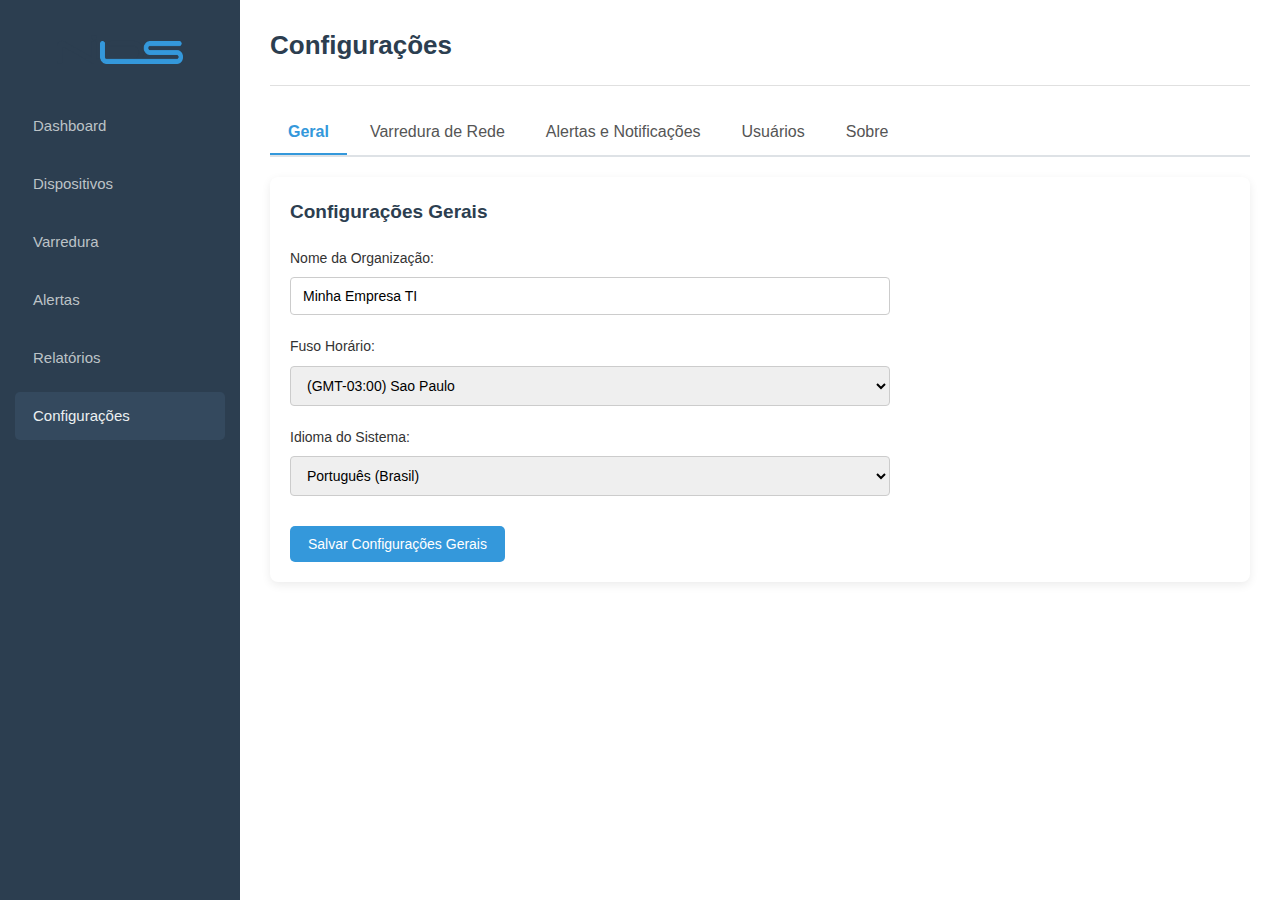
<file: pages/config.html>
<!DOCTYPE html>
<html lang="pt-BR">
<head>
    <meta charset="UTF-8">
    <meta name="viewport" content="width=device-width, initial-scale=1.0">
    <title>NILDS - Configurações</title>
    <link rel="stylesheet" href="../assets/src/css/style.css">
    <link rel="website icon" type="png" href="../assets/images/icone.png">
</head>
<body>
    <div class="container">
        <aside class="sidebar">
            <div class="side-bar-logo-container">
                    <img src="../assets/images/logo.png" alt="Logo NILDS">
            </div>
            <nav>
                <ul>
                    <li><a href="index.html">Dashboard</a></li>
                    <li><a href="dispositivos.html">Dispositivos</a></li>
                    <li><a href="varredura.html">Varredura</a></li>
                    <li><a href="alertas.html">Alertas</a></li>
                    <li><a href="relatorio.html">Relatórios</a></li>
                    <li><a href="config.html" class="active">Configurações</a></li>
                </ul>
            </nav>
        </aside>
        <main class="content">
            <header>
                <h1>Configurações</h1>
            </header>

            <div class="tabs-container">
                <div class="tab-buttons">
                    <button class="tab-button active" onclick="openTab(event, 'tab-geral')">Geral</button>
                    <button class="tab-button" onclick="openTab(event, 'tab-varredura')">Varredura de Rede</button>
                    <button class="tab-button" onclick="openTab(event, 'tab-alertas')">Alertas e Notificações</button>
                    <button class="tab-button" onclick="openTab(event, 'tab-usuarios')">Usuários</button>
                    <button class="tab-button" onclick="openTab(event, 'tab-sobre')">Sobre</button>
                </div>

                <div id="tab-geral" class="tab-content active card-style">
                    <h3>Configurações Gerais</h3>
                    <form class="settings-form">
                        <div class="form-group">
                            <label for="org-name">Nome da Organização:</label>
                            <input type="text" id="org-name" name="org-name" value="Minha Empresa TI">
                        </div>
                        <div class="form-group">
                            <label for="timezone">Fuso Horário:</label>
                            <select id="timezone" name="timezone">
                                <option value="America/Sao_Paulo">(GMT-03:00) Sao Paulo</option>
                                <option value="America/New_York">(GMT-05:00) Nova York</option>
                                </select>
                        </div>
                         <div class="form-group">
                            <label for="language">Idioma do Sistema:</label>
                            <select id="language" name="language">
                                <option value="pt-BR">Português (Brasil)</option>
                                <option value="en-US">English (US)</option>
                            </select>
                        </div>
                        <button type="submit" class="btn-primary">Salvar Configurações Gerais</button>
                    </form>
                </div>

                <div id="tab-varredura" class="tab-content card-style">
                    <h3>Configurações de Varredura de Rede</h3>
                    <form class="settings-form">
                        <div class="form-group">
                            <label for="ip-ranges">Faixas de IP para Varredura (separadas por vírgula):</label>
                            <input type="text" id="ip-ranges" name="ip-ranges" value="192.168.1.0/24, 10.0.0.0/8">
                        </div>
                        <div class="form-group">
                            <label for="scan-frequency">Frequência da Varredura:</label>
                            <select id="scan-frequency" name="scan-frequency">
                                <option value="30min">A cada 30 minutos</option>
                                <option value="1hr">A cada 1 hora</option>
                                <option value="daily">Diariamente às 02:00</option>
                            </select>
                        </div>
                        <div class="form-group">
                            <label for="discovery-method">Método de Descoberta:</label>
                            <select id="discovery-method" name="discovery-method">
                                <option value="ping_arp">Ping + ARP</option>
                                <option value="snmp">SNMP (se disponível)</option>
                                <option value="nmap">Varredura Nmap (Avançado)</option>
                            </select>
                        </div>
                        <button type="submit" class="btn-primary">Salvar Configurações de Varredura</button>
                    </form>
                </div>

                <div id="tab-alertas" class="tab-content card-style">
                    <h3>Configurações de Alertas e Notificações</h3>
                    <form class="settings-form">
                        <div class="form-group">
                            <label for="notification-email">E-mail para Notificações:</label>
                            <input type="email" id="notification-email" name="notification-email" value="admin@minhaempresa.com">
                        </div>
                        <p><strong>Notificar sobre:</strong></p>
                        <div class="checkbox-group">
                            <input type="checkbox" id="alert-new-device" name="alert-new-device" checked> <label for="alert-new-device">Novos dispositivos detectados</label>
                        </div>
                        <div class="checkbox-group">
                            <input type="checkbox" id="alert-offline-device" name="alert-offline-device" checked> <label for="alert-offline-device">Dispositivos críticos offline</label>
                        </div>
                         <div class="checkbox-group">
                            <input type="checkbox" id="alert-ip-conflict" name="alert-ip-conflict"> <label for="alert-ip-conflict">Conflitos de IP</label>
                        </div>
                        <button type="submit" class="btn-primary">Salvar Configurações de Alertas</button>
                    </form>
                </div>

                <div id="tab-usuarios" class="tab-content card-style">
                    <h3>Gerenciamento de Usuários</h3>
                    <p>O gerenciamento de usuários e perfis permite controlar quem tem acesso ao sistema e o que cada um pode fazer.</p>
                    <button type="button" class="btn-primary" onclick="alert('Redirecionando para gerenciamento de usuários...')">Gerenciar Usuários e Perfis</button>
                    </div>
                
                <div id="tab-sobre" class="tab-content card-style">
                    <h3>Sobre o Network Asset Manager</h3>
                    <p><strong>Versão:</strong> 1.0.0 (Protótipo)</p>
                    <p><strong>Desenvolvido por:</strong> DK Developer Enterprise</p>
                    <p>Este sistema ajuda a inventariar e monitorar dispositivos conectados à rede.</p>
                    <p><a href="#" class="action-link">Documentação</a> | <a href="#" class="action-link">Verificar Atualizações</a></p>
                </div>

            </div>
        </main>
    </div>

<script>
function openTab(evt, tabName) {
  var i, tabcontent, tabbuttons;
  tabcontent = document.getElementsByClassName("tab-content");
  for (i = 0; i < tabcontent.length; i++) {
    tabcontent[i].style.display = "none";
    tabcontent[i].classList.remove("active");
  }
  tabbuttons = document.getElementsByClassName("tab-button");
  for (i = 0; i < tabbuttons.length; i++) {
    tabbuttons[i].classList.remove("active");
  }
  document.getElementById(tabName).style.display = "block";
  document.getElementById(tabName).classList.add("active");
  evt.currentTarget.classList.add("active");
}

// Para garantir que a primeira aba seja exibida ao carregar
document.addEventListener('DOMContentLoaded', function() {
    document.querySelector('.tab-button.active').click();
});
</script>
</body>
</html>
</file>
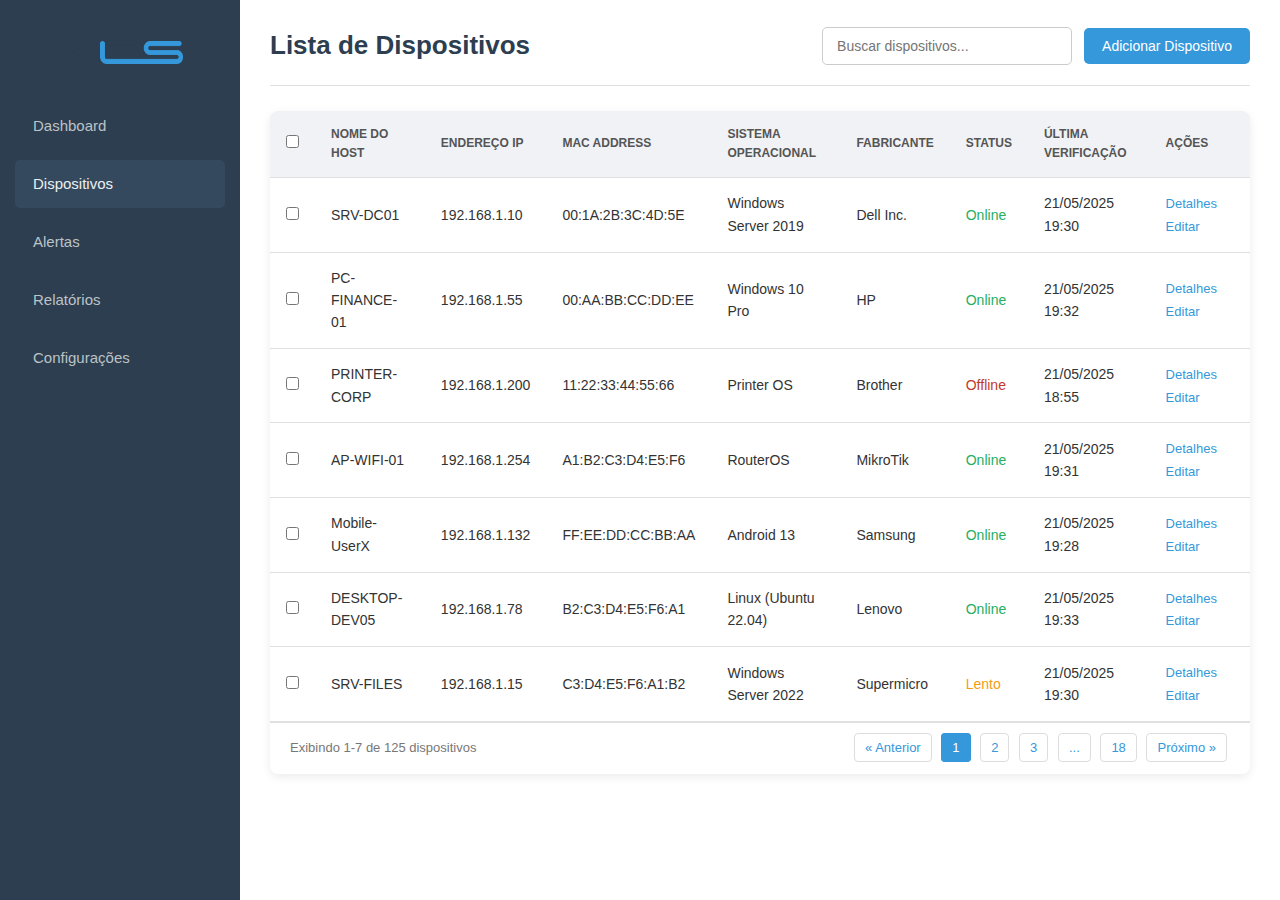
<file: pages/dispositivos.html>
<!DOCTYPE html>
<html lang="pt-BR">
<head>
    <meta charset="UTF-8">
    <meta name="viewport" content="width=device-width, initial-scale=1.0">
    <title>Network Asset Manager - Dispositivos</title>
    <link rel="stylesheet" href="../assets/src/style.css">
</head>
<body>
    <div class="container">
        <aside class="sidebar">
            <div class="side-bar-logo-container">
                    <img src="../assets/images/logo.png" alt="Logo NILDS">
            </div>
            <nav>
                <ul>
                    <li><a href="index.html">Dashboard</a></li>
                    <li><a href="dispositivos.html" class="active">Dispositivos</a></li>
                    <li><a href="alertas.html">Alertas</a></li>
                    <li><a href="relatorio.html">Relatórios</a></li>
                    <li><a href="config.html">Configurações</a></li>
                </ul>
            </nav>
        </aside>
        <main class="content">
            <header>
                <h1>Lista de Dispositivos</h1>
                <div class="actions">
                    <input type="text" placeholder="Buscar dispositivos...">
                    <button class="btn-primary">Adicionar Dispositivo</button>
                </div>
            </header>
            <section class="device-table-section">
                <table>
                    <thead>
                        <tr>
                            <th><input type="checkbox" id="select-all"></th>
                            <th>Nome do Host</th>
                            <th>Endereço IP</th>
                            <th>MAC Address</th>
                            <th>Sistema Operacional</th>
                            <th>Fabricante</th>
                            <th>Status</th>
                            <th>Última Verificação</th>
                            <th>Ações</th>
                        </tr>
                    </thead>
                    <tbody>
                        <tr>
                            <td><input type="checkbox" class="row-select"></td>
                            <td>SRV-DC01</td>
                            <td>192.168.1.10</td>
                            <td>00:1A:2B:3C:4D:5E</td>
                            <td>Windows Server 2019</td>
                            <td>Dell Inc.</td>
                            <td class="status-online">Online</td>
                            <td>21/05/2025 19:30</td>
                            <td><a href="#" class="action-link">Detalhes</a> <a href="#" class="action-link">Editar</a></td>
                        </tr>
                        <tr>
                            <td><input type="checkbox" class="row-select"></td>
                            <td>PC-FINANCE-01</td>
                            <td>192.168.1.55</td>
                            <td>00:AA:BB:CC:DD:EE</td>
                            <td>Windows 10 Pro</td>
                            <td>HP</td>
                            <td class="status-online">Online</td>
                            <td>21/05/2025 19:32</td>
                            <td><a href="#" class="action-link">Detalhes</a> <a href="#" class="action-link">Editar</a></td>
                        </tr>
                        <tr>
                            <td><input type="checkbox" class="row-select"></td>
                            <td>PRINTER-CORP</td>
                            <td>192.168.1.200</td>
                            <td>11:22:33:44:55:66</td>
                            <td>Printer OS</td>
                            <td>Brother</td>
                            <td class="status-offline">Offline</td>
                            <td>21/05/2025 18:55</td>
                            <td><a href="#" class="action-link">Detalhes</a> <a href="#" class="action-link">Editar</a></td>
                        </tr>
                        <tr>
                            <td><input type="checkbox" class="row-select"></td>
                            <td>AP-WIFI-01</td>
                            <td>192.168.1.254</td>
                            <td>A1:B2:C3:D4:E5:F6</td>
                            <td>RouterOS</td>
                            <td>MikroTik</td>
                            <td class="status-online">Online</td>
                            <td>21/05/2025 19:31</td>
                            <td><a href="#" class="action-link">Detalhes</a> <a href="#" class="action-link">Editar</a></td>
                        </tr>
                        <tr>
                            <td><input type="checkbox" class="row-select"></td>
                            <td>Mobile-UserX</td>
                            <td>192.168.1.132</td>
                            <td>FF:EE:DD:CC:BB:AA</td>
                            <td>Android 13</td>
                            <td>Samsung</td>
                            <td class="status-online">Online</td>
                            <td>21/05/2025 19:28</td>
                            <td><a href="#" class="action-link">Detalhes</a> <a href="#" class="action-link">Editar</a></td>
                        </tr>
                         <tr>
                            <td><input type="checkbox" class="row-select"></td>
                            <td>DESKTOP-DEV05</td>
                            <td>192.168.1.78</td>
                            <td>B2:C3:D4:E5:F6:A1</td>
                            <td>Linux (Ubuntu 22.04)</td>
                            <td>Lenovo</td>
                            <td class="status-online">Online</td>
                            <td>21/05/2025 19:33</td>
                            <td><a href="#" class="action-link">Detalhes</a> <a href="#" class="action-link">Editar</a></td>
                        </tr>
                        <tr>
                            <td><input type="checkbox" class="row-select"></td>
                            <td>SRV-FILES</td>
                            <td>192.168.1.15</td>
                            <td>C3:D4:E5:F6:A1:B2</td>
                            <td>Windows Server 2022</td>
                            <td>Supermicro</td>
                            <td class="status-warning">Lento</td>
                            <td>21/05/2025 19:30</td>
                            <td><a href="#" class="action-link">Detalhes</a> <a href="#" class="action-link">Editar</a></td>
                        </tr>
                    </tbody>
                </table>
                <div class="table-footer">
                    <span>Exibindo 1-7 de 125 dispositivos</span>
                    <div class="pagination">
                        <a href="#" class="page-link">&laquo; Anterior</a>
                        <a href="#" class="page-link active">1</a>
                        <a href="#" class="page-link">2</a>
                        <a href="#" class="page-link">3</a>
                        <a href="#" class="page-link">...</a>
                        <a href="#" class="page-link">18</a>
                        <a href="#" class="page-link">Próximo &raquo;</a>
                    </div>
                </div>
            </section>
        </main>
    </div>
</body>
</html>
</file>
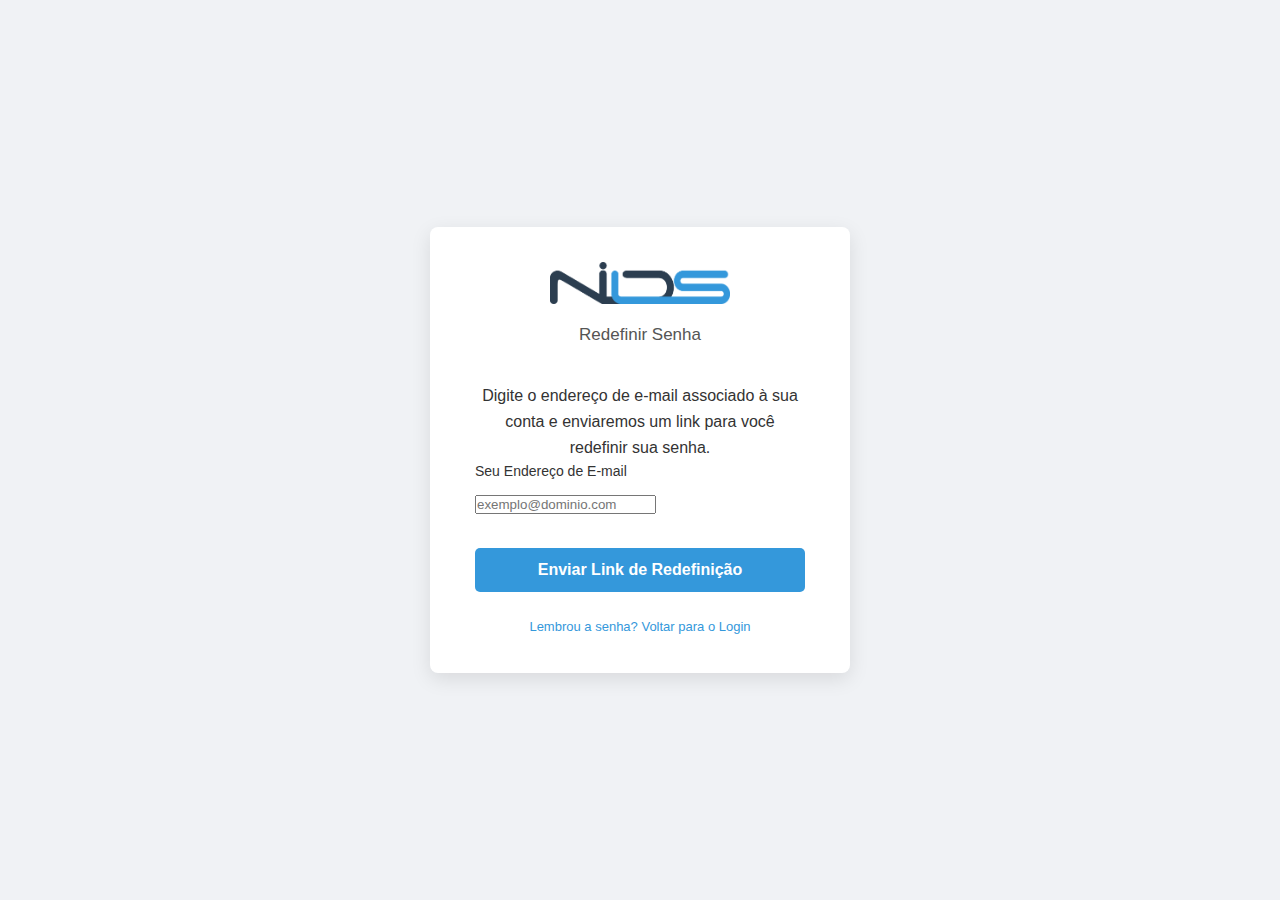
<file: pages/esqueceusenha.html>
<!DOCTYPE html>
<html lang="pt-BR">
<head>
    <meta charset="UTF-8">
    <meta name="viewport" content="width=device-width, initial-scale=1.0">
    <title>Esqueceu a Senha - NILDS</title>
    <link rel="stylesheet" href="../assets/src/css/style.css"> 
    <link rel="stylesheet" href="../assets/src/css/login_style.css"> 
</head>
<body class="login-page-body"> <div class="login-container">
        <div class="login-box" id="forgot-password-box"> <img src="../assets/images/logo.png" alt="Logo NILDS Esqueceu Senha" class="login-logo">
            <h3>Redefinir Senha</h3>
            <p class="instruction-text">
                Digite o endereço de e-mail associado à sua conta e enviaremos um link para você redefinir sua senha.
            </p>
            
            <div id="forgot-password-message" class="login-message-placeholder"></div>
            
            <form id="forgotPasswordForm">
                <div class="input-group">
                    <label for="email">Seu Endereço de E-mail</label>
                    <input type="email" id="email" name="email" placeholder="exemplo@dominio.com" required>
                </div>
                <button type="submit" class="btn-login">Enviar Link de Redefinição</button>
            </form>
            
            <div class="login-links">
                <a href="login.html">Lembrou a senha? Voltar para o Login</a>
            </div>
        </div>
    </div>

    <script src="../assets/src/js/esqueceusenha.js"></script>
</body>
</html>
</file>
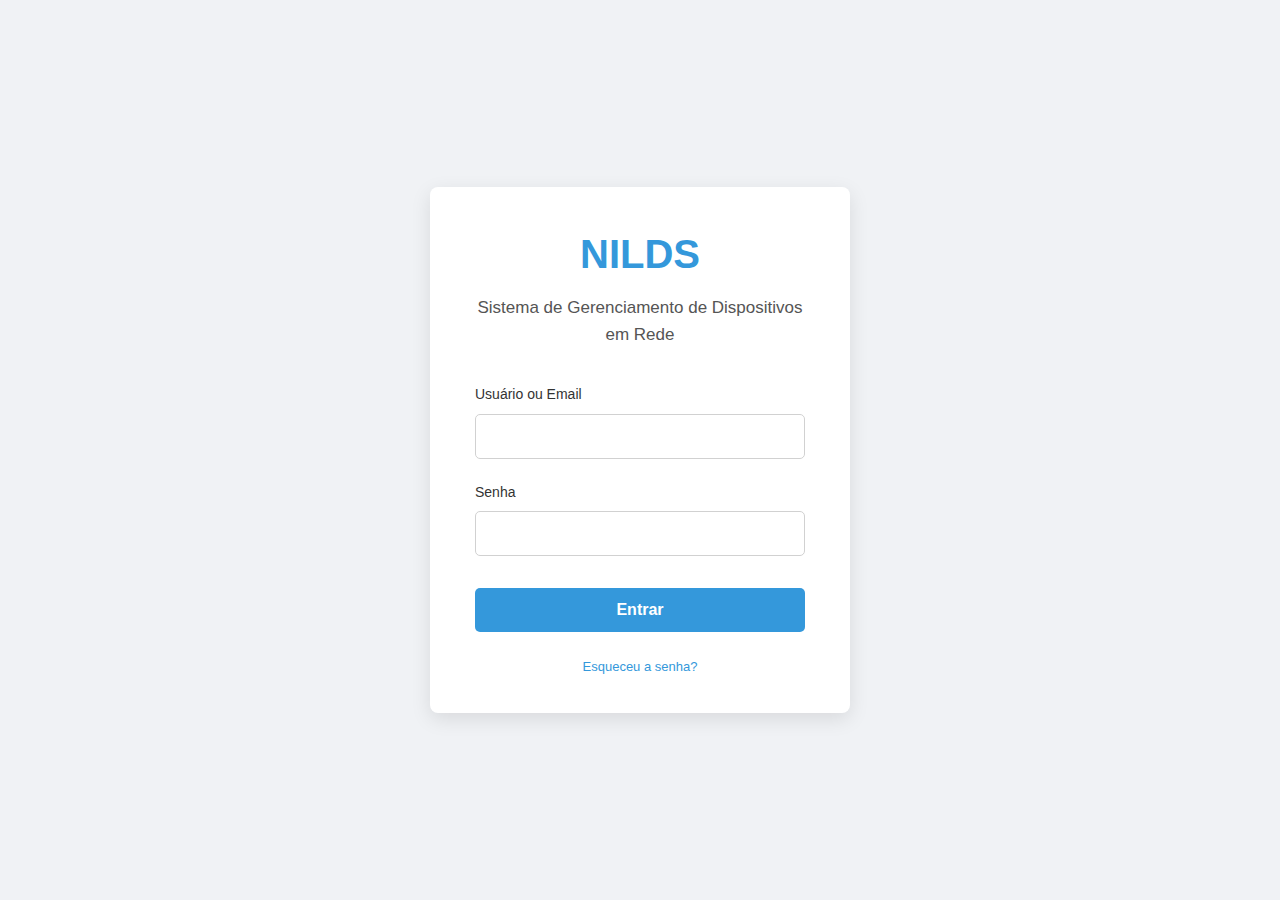
<file: pages/login.html>
<!DOCTYPE html>
<html lang="pt-BR">
<head>
    <meta charset="UTF-8">
    <meta name="viewport" content="width=device-width, initial-scale=1.0">
    <title>Login - Network Asset Manager</title>
    <link rel="stylesheet" href="../src/style.css">       <link rel="stylesheet" href="../src/login_style.css"> </head>
<body class="login-page-body">
    <div class="login-container">
        <div class="login-box">
            <h2>NILDS</h2>
            <h3>Sistema de Gerenciamento de Dispositivos em Rede</h3>
            <form action="index.html" method="POST"> <div class="input-group">
                    <label for="username">Usuário ou Email</label>
                    <input type="text" id="username" name="username" required>
                </div>
                <div class="input-group">
                    <label for="password">Senha</label>
                    <input type="password" id="password" name="password" required>
                </div>
                <button type="submit" class="btn-login">Entrar</button>
                <div class="login-links">
                    <a href="#">Esqueceu a senha?</a>
                    </div>
            </form>
        </div>
    </div>
</body>
</html>
</file>
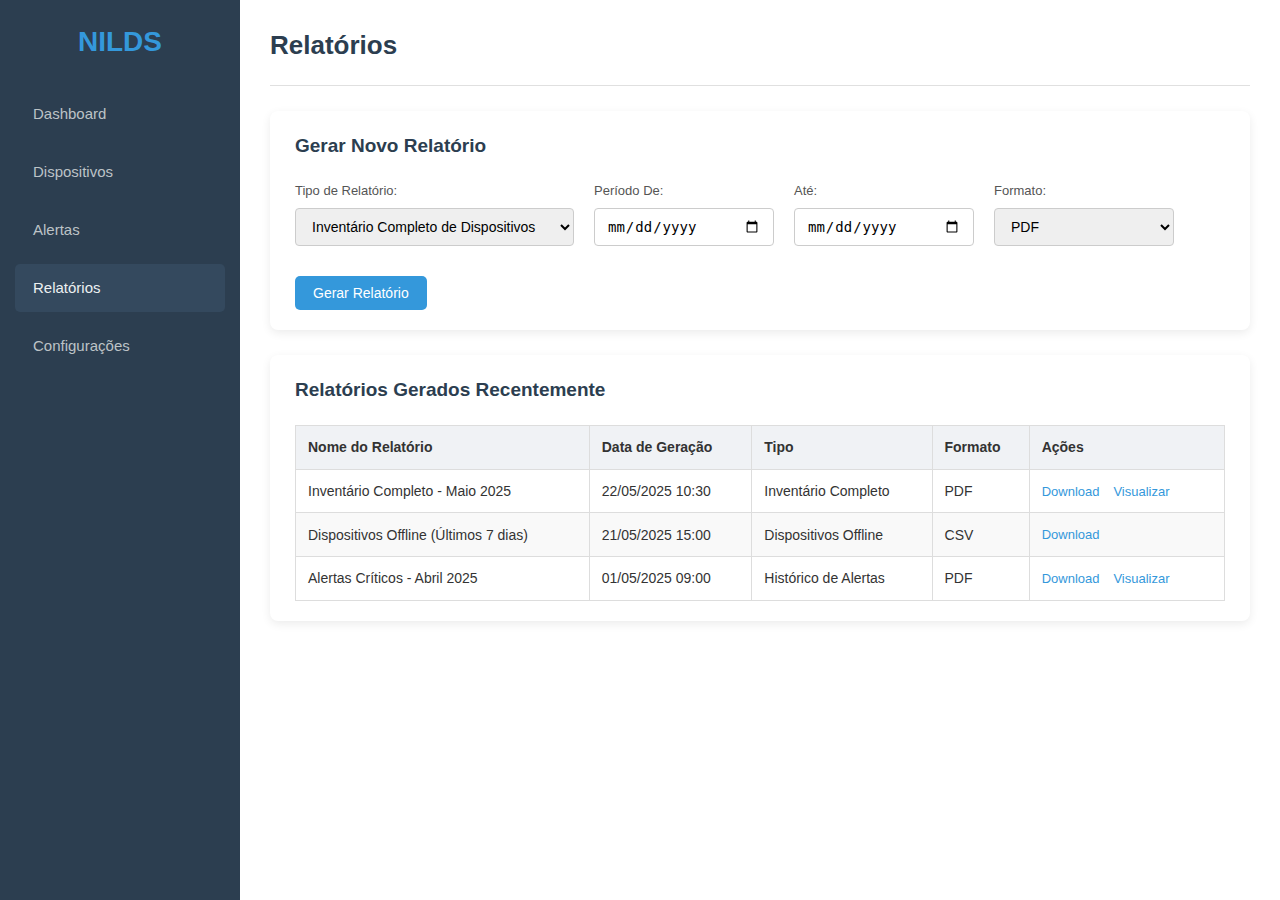
<file: pages/relatorio.html>
<!DOCTYPE html>
<html lang="pt-BR">
<head>
    <meta charset="UTF-8">
    <meta name="viewport" content="width=device-width, initial-scale=1.0">
    <title>Network Asset Manager - Relatórios</title>
    <link rel="stylesheet" href="../src/style.css">
</head>
<body>
    <div class="container">
        <aside class="sidebar">
            <h2>NILDS</h2>
            <nav>
                <ul>
                    <li><a href="index.html">Dashboard</a></li>
                    <li><a href="dispositivos.html">Dispositivos</a></li>
                    <li><a href="alertas.html">Alertas</a></li>
                    <li><a href="relatorio.html" class="active">Relatórios</a></li>
                    <li><a href="config.html">Configurações</a></li>
                </ul>
            </nav>
        </aside>
        <main class="content">
            <header>
                <h1>Relatórios</h1>
            </header>

            <section class="report-generator card-style"> <h3>Gerar Novo Relatório</h3>
                <form class="form-inline">
                    <div class="form-group">
                        <label for="report-type">Tipo de Relatório:</label>
                        <select id="report-type" name="report-type">
                            <option value="inventory_full">Inventário Completo de Dispositivos</option>
                            <option value="devices_by_os">Dispositivos por Sistema Operacional</option>
                            <option value="offline_devices">Dispositivos Offline Recentemente</option>
                            <option value="alert_history">Histórico de Alertas</option>
                            <option value="software_list">Lista de Software por Dispositivo</option>
                        </select>
                    </div>
                    <div class="form-group">
                        <label for="date-range-start">Período De:</label>
                        <input type="date" id="date-range-start" name="date-range-start">
                    </div>
                    <div class="form-group">
                        <label for="date-range-end">Até:</label>
                        <input type="date" id="date-range-end" name="date-range-end">
                    </div>
                    <div class="form-group">
                        <label for="report-format">Formato:</label>
                        <select id="report-format" name="report-format">
                            <option value="pdf">PDF</option>
                            <option value="csv">CSV</option>
                            <option value="xlsx">Excel (XLSX)</option>
                        </select>
                    </div>
                    <button type="submit" class="btn-primary">Gerar Relatório</button>
                </form>
            </section>

            <section class="recent-reports card-style">
                <h3>Relatórios Gerados Recentemente</h3>
                <table class="basic-table"> <thead>
                        <tr>
                            <th>Nome do Relatório</th>
                            <th>Data de Geração</th>
                            <th>Tipo</th>
                            <th>Formato</th>
                            <th>Ações</th>
                        </tr>
                    </thead>
                    <tbody>
                        <tr>
                            <td>Inventário Completo - Maio 2025</td>
                            <td>22/05/2025 10:30</td>
                            <td>Inventário Completo</td>
                            <td>PDF</td>
                            <td><a href="#" class="action-link">Download</a> <a href="#" class="action-link">Visualizar</a></td>
                        </tr>
                        <tr>
                            <td>Dispositivos Offline (Últimos 7 dias)</td>
                            <td>21/05/2025 15:00</td>
                            <td>Dispositivos Offline</td>
                            <td>CSV</td>
                            <td><a href="#" class="action-link">Download</a></td>
                        </tr>
                        <tr>
                            <td>Alertas Críticos - Abril 2025</td>
                            <td>01/05/2025 09:00</td>
                            <td>Histórico de Alertas</td>
                            <td>PDF</td>
                            <td><a href="#" class="action-link">Download</a> <a href="#" class="action-link">Visualizar</a></td>
                        </tr>
                    </tbody>
                </table>
            </section>
        </main>
    </div>
</body>
</html>
</file>
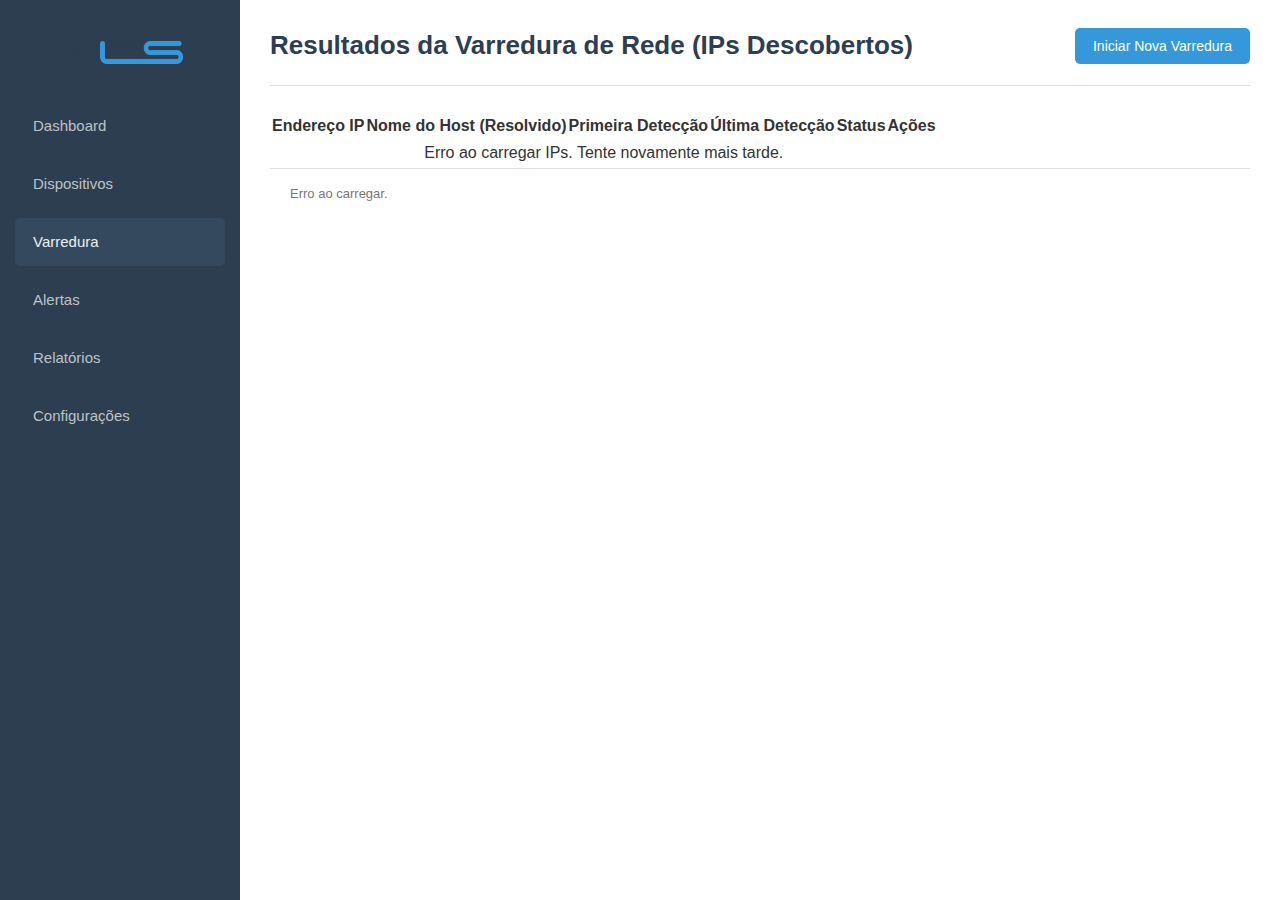
<file: pages/varredura.html>
<!DOCTYPE html>
<html lang="pt-BR">
<head>
    <meta charset="UTF-8">
    <meta name="viewport" content="width=device-width, initial-scale=1.0">
    <title>NILDS - Varredura de Rede</title>
    <link rel="stylesheet" href="https://cdnjs.cloudflare.com/ajax/libs/font-awesome/6.5.2/css/all.min.css" integrity="sha512-SnH5WK+bZxgPHs44uWIX+LLJAJ9/2PkPKZ5QiAj6Ta86w+fsb2TkcmfRyVX3pBnMFcV7oQPJkl9QevSCWr3W6A==" crossorigin="anonymous" referrerpolicy="no-referrer" />
    <link rel="stylesheet" href="../assets/src/css/style.css">
    <link rel="website icon" type="png" href="../assets/images/icone.png">
    </head>
<body>
    <div class="container">
        <aside class="sidebar">
                <div class="side-bar-logo-container">
                    <img src="../assets/images/logo.png" alt="Logo NILDS">
                </div>
            <nav>
                <ul>
                    <li><a href="index.html">Dashboard</a></li>
                    <li><a href="dispositivos.html">Dispositivos</a></li>
                    <li><a href="varredura.html"  class="active">Varredura</a></li>
                    <li><a href="alertas.html">Alertas</a></li>
                    <li><a href="relatorio.html">Relatórios</a></li>
                    <li><a href="config.html">Configurações</a></li>
                </ul>
            </nav>
        </aside>
        <main class="content">
            <header>
                <h1>Resultados da Varredura de Rede (IPs Descobertos)</h1>
                <div class="actions">
                    <button class="btn-primary" id="startNewScanButton">Iniciar Nova Varredura</button>
                </div>
            </header>

            <section class="discovered-ips-table-section">
                <table>
                    <thead>
                        <tr>
                            <th>Endereço IP</th>
                            <th>Nome do Host (Resolvido)</th>
                            <th>Primeira Detecção</th>
                            <th>Última Detecção</th>
                            <th>Status</th>
                            <th>Ações</th>
                        </tr>
                    </thead>
                    <tbody id="discovered-ips-tbody">
                        </tbody>
                </table>
                <div class="table-footer" id="discovered-ips-footer">
                    <span>Carregando IPs descobertos...</span>
                    </div>
            </section>
        </main>
    </div>
    <script src="../assets/src/js/varredura.js"></script>
</body>
</html>
</file>
<file: src/login_style.css>
/* login_style.css - Estilos específicos para a página de login */

body.login-page-body {
    background-color: #f0f2f5; /* Mesmo cinza claro do fundo do app */
    display: flex;
    justify-content: center;
    align-items: center;
    min-height: 100vh;
    margin: 0;
    font-family: 'Segoe UI', Tahoma, Geneva, Verdana, sans-serif; /* Fonte do style.css */
}

.login-container { /* Container para centralizar tudo */
    display: flex;
    justify-content: center;
    align-items: center;
    width: 100%;
    height: 100vh; /* Opcional, já que o body tem min-height */
}

.login-box {
    background-color: #ffffff;
    padding: 35px 45px; /* Aumentei um pouco o padding */
    border-radius: 8px;
    box-shadow: 0 6px 20px rgba(0, 0, 0, 0.1); /* Sombra um pouco mais pronunciada */
    width: 100%;
    max-width: 420px; /* Largura máxima da caixa de login */
    text-align: center;
}

.login-box h2 { /* Sigla NAM */
    color: #3498db; /* Cor primária do style.css */
    font-size: 40px; /* Tamanho da sigla */
    font-weight: 700;
    margin-bottom: 8px;
}

.login-box h3 { /* Nome completo do app */
    color: #555;
    font-size: 17px;
    margin-bottom: 35px; /* Espaçamento antes do formulário */
    font-weight: 400;
}

.input-group {
    margin-bottom: 22px; /* Mais espaço entre os campos */
    text-align: left;
}

.input-group label {
    display: block;
    margin-bottom: 8px;
    color: #333;
    font-size: 14px;
    font-weight: 500;
}

.input-group input[type="text"],
.input-group input[type="password"] {
    width: 100%;
    padding: 13px 16px; /* Inputs um pouco maiores */
    border: 1px solid #d1d1d1; /* Borda um pouco mais suave */
    border-radius: 5px;
    font-size: 15px;
    box-sizing: border-box;
    transition: border-color 0.2s ease, box-shadow 0.2s ease;
}

.input-group input[type="text"]:focus,
.input-group input[type="password"]:focus {
    border-color: #3498db; /* Cor primária no foco */
    outline: none;
    box-shadow: 0 0 0 3px rgba(52, 152, 219, 0.15); /* Sombra de foco suave */
}

.btn-login { /* Reutiliza o estilo do .btn-primary do style.css se existir ou define aqui */
    width: 100%;
    padding: 13px 15px;
    background-color: #3498db; /* Cor primária */
    color: white;
    border: none;
    border-radius: 5px;
    cursor: pointer;
    font-size: 16px;
    font-weight: 600;
    transition: background-color 0.2s ease;
    margin-top: 10px; /* Espaço acima do botão */
}

.btn-login:hover {
    background-color: #2980b9; /* Tom mais escuro no hover */
}

.login-links {
    margin-top: 25px;
    font-size: 13px;
}

.login-links a {
    color: #3498db; /* Cor primária */
    text-decoration: none;
    margin: 0 5px; /* Espaçamento se houver mais links */
}

.login-links a:hover {
    text-decoration: underline;
}
</file>
<file: assets/src/css/login_style.css>
/* login_style.css - Estilos específicos para a página de login */

body.login-page-body {
    background-color: #f0f2f5; /* Mesmo cinza claro do fundo do app */
    display: flex;
    justify-content: center;
    align-items: center;
    min-height: 100vh;
    margin: 0;
    font-family: 'Segoe UI', Tahoma, Geneva, Verdana, sans-serif; /* Fonte do style.css */
}

.login-container { /* Container para centralizar tudo */
    display: flex;
    justify-content: center;
    align-items: center;
    width: 100%;
    height: 100vh; /* Opcional, já que o body tem min-height */
}

.login-box {
    background-color: #ffffff;
    padding: 35px 45px; /* Aumentei um pouco o padding */
    border-radius: 8px;
    box-shadow: 0 6px 20px rgba(0, 0, 0, 0.1); /* Sombra um pouco mais pronunciada */
    width: 100%;
    max-width: 420px; /* Largura máxima da caixa de login */
    text-align: center;
}

.login-box .login-logo{
    max-width: 180px;
    height: auto;
    margin-bottom: 10px;


}

.login-box h3 { /* Nome completo do app */
    color: #555;
    font-size: 17px;
    margin-bottom: 35px; /* Espaçamento antes do formulário */
    font-weight: 400;
}

.input-group {
    margin-bottom: 22px; /* Mais espaço entre os campos */
    text-align: left;
}

.input-group label {
    display: block;
    margin-bottom: 8px;
    color: #333;
    font-size: 14px;
    font-weight: 500;
}

.input-group input[type="text"],
.input-group input[type="password"] {
    width: 100%;
    padding: 13px 16px; /* Inputs um pouco maiores */
    border: 1px solid #d1d1d1; /* Borda um pouco mais suave */
    border-radius: 5px;
    font-size: 15px;
    box-sizing: border-box;
    transition: border-color 0.2s ease, box-shadow 0.2s ease;
}

.input-group input[type="text"]:focus,
.input-group input[type="password"]:focus {
    border-color: #3498db; /* Cor primária no foco */
    outline: none;
    box-shadow: 0 0 0 3px rgba(52, 152, 219, 0.15); /* Sombra de foco suave */
}

.btn-login { /* Reutiliza o estilo do .btn-primary do style.css se existir ou define aqui */
    width: 100%;
    padding: 13px 15px;
    background-color: #3498db; /* Cor primária */
    color: white;
    border: none;
    border-radius: 5px;
    cursor: pointer;
    font-size: 16px;
    font-weight: 600;
    transition: background-color 0.2s ease;
    margin-top: 10px; /* Espaço acima do botão */
}

.btn-login:hover {
    background-color: #2980b9; /* Tom mais escuro no hover */
}

.login-links {
    margin-top: 25px;
    font-size: 13px;
}

.login-links a {
    color: #3498db; /* Cor primária */
    text-decoration: none;
    margin: 0 5px; /* Espaçamento se houver mais links */
}

.login-links a:hover {
    text-decoration: underline;
}

/* Estilos para as mensagens de feedback do login */
.login-message-placeholder {
    min-height: 20px; /* Para evitar que o layout pule quando não há mensagem */
    margin-bottom: 15px;
    padding: 10px;
    border-radius: 4px;
    font-size: 14px;
    text-align: center;
    display: none; /* Escondido por padrão, JS mostra quando necessário */
}

.error-message {
    display: block !important; /* Garante que apareça */
    background-color: #f8d7da;
    color: #721c24;
    border: 1px solid #f5c6cb;
}

.success-message {
    display: block !important; /* Garante que apareça */
    background-color: #d4edda;
    color: #155724;
    border: 1px solid #c3e6cb;
}
</file>
<file: src/style.css>
/* === Basic Reset & General Styles === */
* {
    margin: 0;
    padding: 0;
    box-sizing: border-box;
}

body {
    font-family: 'Segoe UI', Tahoma, Geneva, Verdana, sans-serif;
    line-height: 1.6;
    color: #333;
    background-color: #f0f2f5; /* Lighter grey background */
}

.container {
    display: flex;
    min-height: 100vh;
}

/* === Sidebar === */
.sidebar {
    width: 240px;
    background: #2c3e50; /* Dark blue-grey sidebar */
    color: #ecf0f1; /* Light text for sidebar */
    padding: 20px 15px;
    display: flex;
    flex-direction: column;
    position: fixed;
    height: 100%;
    left: 0;
    top: 0;
}

.sidebar h2 {
    text-align: center;
    margin-bottom: 25px;
    font-size: 28px;
    font-weight: 600;
    color: #3498db; /* NAM title color */
}

.sidebar nav ul {
    list-style: none;
}

.sidebar nav ul li a {
    display: block;
    padding: 12px 18px;
    color: #bdc3c7; /* Lighter text for links */
    text-decoration: none;
    border-radius: 5px;
    margin-bottom: 10px;
    transition: background-color 0.2s ease-in-out, color 0.2s ease-in-out;
    font-size: 15px;
}

.sidebar nav ul li a:hover,
.sidebar nav ul li a.active {
    background-color: #34495e; /* Slightly darker blue-grey for hover/active */
    color: #ecf0f1; /* White text for active/hover */
    font-weight: 500;
}

/* === Content Area === */
.content {
    margin-left: 240px; /* Same as sidebar width */
    flex: 1;
    padding: 25px 30px;
    background-color: #ffffff;
    overflow-y: auto;
}

.content header {
    display: flex;
    justify-content: space-between;
    align-items: center;
    border-bottom: 1px solid #e0e0e0;
    padding-bottom: 18px;
    margin-bottom: 25px;
}

.content header h1 {
    font-size: 26px;
    font-weight: 600;
    color: #2c3e50; /* Dark blue-grey for titles */
}

/* === Buttons === */
.btn-primary {
    padding: 10px 18px;
    background-color: #3498db; /* Primary blue */
    color: white;
    border: none;
    border-radius: 5px;
    cursor: pointer;
    font-size: 14px;
    transition: background-color 0.2s ease;
}

.btn-primary:hover {
    background-color: #2980b9; /* Darker blue on hover */
}

/* === Dashboard Specific === */
.summary-cards {
    display: grid;
    grid-template-columns: repeat(auto-fit, minmax(220px, 1fr));
    gap: 25px;
    margin-bottom: 30px;
}

.card {
    background: #ffffff;
    padding: 22px;
    border-radius: 8px;
    box-shadow: 0 3px 10px rgba(0,0,0,0.08);
    text-align: left;
    border-left: 5px solid #3498db; /* Accent border */
}

.card h3 {
    margin-bottom: 12px;
    font-size: 17px;
    color: #555;
    font-weight: 600;
}

.card p {
    font-size: 28px;
    font-weight: 700;
    color: #2c3e50;
}

.charts-area {
    display: grid;
    grid-template-columns: repeat(auto-fit, minmax(300px, 1fr));
    gap: 25px;
    margin-bottom: 30px;
}

.chart-placeholder {
    background: #f9f9f9;
    padding: 25px;
    border-radius: 8px;
    border: 1px solid #e0e0e0;
    text-align: center;
    min-height: 220px;
    display: flex;
    flex-direction: column;
    justify-content: center;
    align-items: center;
    box-shadow: 0 2px 5px rgba(0,0,0,0.05);
}

.chart-placeholder h4 {
    margin-bottom: 15px;
    color: #333;
    font-size: 18px;
}

.recent-activity {
    background: #ffffff;
    padding: 20px 25px;
    border-radius: 8px;
    box-shadow: 0 3px 10px rgba(0,0,0,0.08);
}

.recent-activity h3 {
    margin-bottom: 18px;
    color: #2c3e50;
    font-size: 19px;
}

.recent-activity ul {
    list-style: none;
}

.recent-activity ul li {
    padding: 10px 0;
    border-bottom: 1px solid #f0f0f0;
    font-size: 14px;
    display: flex;
    align-items: center;
}
.recent-activity ul li:last-child {
    border-bottom: none;
}
.recent-activity ul li span {
    font-weight: bold;
    margin-right: 8px;
    padding: 3px 7px;
    border-radius: 4px;
    font-size: 0.8em;
    color: white;
}
.alert-new { background-color: #2ecc71; /* Green */}
.alert-offline { background-color: #e74c3c; /* Red */}
.alert-info { background-color: #3498db; /* Blue */}
.recent-activity ul li a {
    color: #3498db;
    text-decoration: none;
    margin-left: auto;
    font-size: 0.9em;
}
.recent-activity ul li a:hover { text-decoration: underline; }


/* === Device List Page Specific === */
.content header .actions {
    display: flex;
    gap: 12px;
    align-items: center;
}

.content header .actions input[type="text"] {
    padding: 10px 14px;
    border: 1px solid #ccc;
    border-radius: 5px;
    font-size: 14px;
    min-width: 250px;
}

.device-table-section {
    background-color: #fff;
    border-radius: 8px;
    box-shadow: 0 3px 10px rgba(0,0,0,0.08);
    overflow-x: auto; /* For smaller screens if table is too wide */
}

.device-table-section table {
    width: 100%;
    border-collapse: collapse;
    margin-top: 0; /* Remove margin as it's inside a section */
}

.device-table-section th,
.device-table-section td {
    border-bottom: 1px solid #e0e0e0;
    padding: 14px 16px;
    text-align: left;
    font-size: 14px;
    vertical-align: middle;
}

.device-table-section thead th {
    background-color: #f0f2f5; /* Light grey for table header */
    color: #555;
    font-weight: 600;
    text-transform: uppercase;
    font-size: 12px;
}
.device-table-section thead th input[type="checkbox"] { margin-top: 2px; }


.device-table-section tbody tr:hover {
    background-color: #f5f7fa;
}

.status-online { color: #27ae60; font-weight: 500; } /* Green */
.status-offline { color: #c0392b; font-weight: 500; } /* Red */
.status-warning { color: #f39c12; font-weight: 500; } /* Orange/Yellow */

.action-link {
    color: #3498db;
    text-decoration: none;
    margin-right: 10px;
    font-size: 13px;
}
.action-link:hover { text-decoration: underline; }

.table-footer {
    padding: 15px 20px;
    display: flex;
    justify-content: space-between;
    align-items: center;
    font-size: 13px;
    color: #777;
    border-top: 1px solid #e0e0e0;
}

.pagination .page-link {
    color: #3498db;
    padding: 6px 10px;
    text-decoration: none;
    border: 1px solid #ddd;
    margin: 0 3px;
    border-radius: 4px;
    transition: background-color 0.2s, color 0.2s;
}
.pagination .page-link:hover,
.pagination .page-link.active {
    background-color: #3498db;
    color: white;
    border-color: #3498db;
}

/* === Responsive adjustments === */
@media (max-width: 992px) { /* Medium devices (tablets, less than 992px) */
    .sidebar {
        width: 200px;
    }
    .content {
        margin-left: 200px;
    }
    .card p { font-size: 24px; }
}

@media (max-width: 768px) { /* Small devices (landscape phones, 768px and down) */
    .sidebar {
        width: 100%;
        height: auto;
        position: static; /* No longer fixed */
        flex-direction: column; /* Stack items vertically */
        align-items: center;
    }
    .sidebar h2 { margin-bottom: 15px;}
    .sidebar nav ul {
        display: flex;
        flex-wrap: wrap; /* Allow items to wrap */
        justify-content: center; /* Center nav items */
    }
    .sidebar nav ul li a {
        padding: 10px 12px;
        margin: 5px;
    }
    .content {
        margin-left: 0;
        padding: 20px;
    }
    .content header {
        flex-direction: column;
        align-items: flex-start;
        gap: 10px;
    }
    .content header .actions {
        width: 100%;
    }
    .content header .actions input[type="text"],
    .content header .actions button {
        width: 100%;
        margin-bottom: 8px;
    }
    .summary-cards, .charts-area {
        grid-template-columns: 1fr; /* Stack cards and charts */
    }
}

@media (max-width: 480px) { /* Extra small devices (phones, 480px and down) */
    .sidebar nav ul li a {
        font-size: 14px;
        padding: 8px 10px;
    }
    .content header h1 { font-size: 22px; }
    .card h3 { font-size: 16px; }
    .card p { font-size: 22px; }
    .device-table-section th, .device-table-section td {
        padding: 10px 8px;
        font-size: 13px;
    }
    .table-footer {
        flex-direction: column;
        gap: 10px;
    }
}
/* Estilos para a página de Alertas */
.alerts-list .alert-item {
    background-color: #fff;
    border: 1px solid #e0e0e0;
    border-left-width: 5px;
    border-radius: 5px;
    margin-bottom: 15px;
    padding: 15px 20px;
    display: flex;
    align-items: center;
    box-shadow: 0 2px 5px rgba(0,0,0,0.05);
}

.alerts-list .alert-item.alert-critical { border-left-color: #e74c3c; } /* Vermelho */
.alerts-list .alert-item.alert-high { border-left-color: #f39c12; } /* Laranja */
.alerts-list .alert-item.alert-medium { border-left-color: #3498db; } /* Azul */
.alerts-list .alert-item.alert-low { border-left-color: #2ecc71; } /* Verde */

.alert-item .alert-icon {
    font-size: 24px;
    margin-right: 20px;
}
.alert-item.alert-critical .alert-icon { color: #e74c3c; }
.alert-item.alert-high .alert-icon { color: #f39c12; }
.alert-item.alert-medium .alert-icon { color: #3498db; }
.alert-item.alert-low .alert-icon { color: #2ecc71; }

.alert-item .alert-details {
    flex-grow: 1;
}
.alert-item .alert-details h4 {
    margin-top: 0;
    margin-bottom: 5px;
    font-size: 16px;
    display: flex; /* Para alinhar checkbox com o texto */
    align-items: center;
}
.alert-item .alert-details h4 .alert-select {
    margin-right: 10px;
    transform: scale(1.1); /* Checkbox um pouco maior */
}

.alert-item .alert-details p {
    margin-bottom: 5px;
    font-size: 14px;
    color: #555;
}
.alert-item .alert-details small {
    font-size: 12px;
    color: #777;
}

.alert-item .alert-actions {
    margin-left: 20px;
    white-space: nowrap;
}
.alert-item .alert-actions .action-link {
    font-size: 13px;
}

/* Estilo para botões secundários, se ainda não existir */
.btn-secondary {
    padding: 8px 15px;
    background-color: #6c757d;
    color: white;
    border: none;
    border-radius: 4px;
    cursor: pointer;
    font-size: 14px;
    transition: background-color 0.2s ease;
}
.btn-secondary:hover {
    background-color: #5a6268;
}

/* Ajustes para os selects no header da página de alertas */
.content header .actions select {
    padding: 8px 12px;
    border: 1px solid #ccc;
    border-radius: 4px;
    font-size: 14px;
    margin-left: 10px; /* Adiciona espaço se o input de busca estiver presente */
}
/* Estilos para a página de Relatórios (pode ir no style.css principal) */
.card-style { /* Um estilo genérico para seções em cards */
    background-color: #fff;
    padding: 20px 25px;
    border-radius: 8px;
    box-shadow: 0 3px 10px rgba(0,0,0,0.08);
    margin-bottom: 25px;
}
.card-style h3 {
    margin-top: 0;
    margin-bottom: 20px;
    color: #2c3e50;
    font-size: 19px;
}

.form-inline {
    display: flex;
    flex-wrap: wrap; /* Permite que os itens quebrem para a próxima linha */
    gap: 20px; /* Espaço entre os grupos de formulário */
    align-items: flex-end; /* Alinha itens na parte inferior para botões ficarem alinhados com inputs */
}

.form-inline .form-group {
    display: flex;
    flex-direction: column; /* Rótulos acima dos inputs */
    margin-bottom: 10px; /* Espaço se os itens quebrarem */
}

.form-inline .form-group label {
    margin-bottom: 6px;
    font-size: 13px;
    font-weight: 500;
    color: #555;
}

.form-inline .form-group input[type="date"],
.form-inline .form-group select {
    padding: 9px 12px;
    border: 1px solid #ccc;
    border-radius: 4px;
    font-size: 14px;
    min-width: 180px; /* Largura mínima para os campos */
}

.form-inline button.btn-primary {
    padding-top: 9px; /* Alinhar altura com inputs */
    padding-bottom: 9px;
    align-self: flex-end; /* Garante que o botão fique na base */
}

/* Estilo básico para tabelas, se ainda não existir um global */
.basic-table {
    width: 100%;
    border-collapse: collapse;
    margin-top: 15px;
}
.basic-table th,
.basic-table td {
    border: 1px solid #ddd;
    padding: 10px 12px;
    text-align: left;
    font-size: 14px;
}
.basic-table thead th {
    background-color: #f0f2f5; /* Um cinza claro para cabeçalhos de tabela */
    color: #333;
    font-weight: 600;
}
.basic-table tbody tr:nth-child(even) {
    background-color: #f9f9f9;
}
.basic-table tbody tr:hover {
    background-color: #f1f1f1;
}
.basic-table .action-link { font-size: 13px; }

/* Estilos para a página de Configurações (pode ir no style.css principal) */
.tabs-container {
    width: 100%;
}

.tab-buttons {
    border-bottom: 2px solid #dee2e6;
    margin-bottom: 20px;
    display: flex; /* Para os botões ficarem em linha */
}

.tab-button {
    background-color: transparent;
    border: none;
    padding: 12px 18px;
    cursor: pointer;
    font-size: 16px;
    color: #555;
    transition: color 0.2s ease, border-bottom 0.2s ease;
    margin-right: 5px; /* Espaço entre os botões de aba */
    border-bottom: 2px solid transparent; /* Borda inferior inicial transparente */
}

.tab-button:hover {
    color: #000;
}

.tab-button.active {
    color: #3498db; /* Cor primária */
    border-bottom: 2px solid #3498db; /* Borda inferior na cor primária */
    font-weight: 600;
}

.tab-content {
    display: none; /* Escondido por padrão, JS controla a exibição */
    padding: 20px;
    border-top: none;
}
.tab-content.active {
    display: block;
}

/* Estilos para formulários dentro das configurações */
.settings-form .form-group {
    margin-bottom: 20px;
    max-width: 600px; /* Limita a largura dos campos para melhor leitura */
}
.settings-form .form-group label {
    display: block;
    font-weight: 500;
    margin-bottom: 8px;
    color: #333;
    font-size: 14px;
}
.settings-form .form-group input[type="text"],
.settings-form .form-group input[type="email"],
.settings-form .form-group select,
.settings-form .form-group textarea {
    width: 100%;
    padding: 10px 12px;
    border: 1px solid #ccc;
    border-radius: 4px;
    font-size: 14px;
}
.settings-form .form-group textarea {
    min-height: 80px;
    resize: vertical;
}
.settings-form .checkbox-group {
    margin-bottom: 10px;
    display: flex;
    align-items: center;
}
.settings-form .checkbox-group input[type="checkbox"] {
    margin-right: 8px;
    transform: scale(1.1);
}
.settings-form .checkbox-group label {
    margin-bottom: 0; /* Ajuste para labels de checkbox */
    font-weight: normal;
}

.settings-form button.btn-primary {
    margin-top: 10px;
}
</file>
<file: assets/src/css/style.css>
/* === Basic Reset & General Styles === */
* {
    margin: 0;
    padding: 0;
    box-sizing: border-box;
}

body {
    font-family: 'Segoe UI', Tahoma, Geneva, Verdana, sans-serif;
    line-height: 1.6;
    color: #333;
    background-color: #f0f2f5; /* Lighter grey background */
}

.container {
    display: flex;
    min-height: 100vh;
}

/* === Sidebar === */
.sidebar {
    width: 240px;
    background: #2c3e50; /* Dark blue-grey sidebar */
    color: #ecf0f1; /* Light text for sidebar */
    padding: 20px 15px;
    display: flex;
    flex-direction: column;
    position: fixed;
    height: 100%;
    left: 0;
    top: 0;
}
.sidebar .side-bar-logo-container{
    text-align: center;
    padding: 15px;
    margin-bottom: 15px;
}

.sidebar .side-bar-logo-container img{
    max-width: 70%;
    height: auto;
    max-height: 50px;
}

.sidebar nav ul {
    list-style: none;
}

.sidebar nav ul li a {
    display: block;
    padding: 12px 18px;
    color: #bdc3c7; /* Lighter text for links */
    text-decoration: none;
    border-radius: 5px;
    margin-bottom: 10px;
    transition: background-color 0.2s ease-in-out, color 0.2s ease-in-out;
    font-size: 15px;
}

.sidebar nav ul li a:hover,
.sidebar nav ul li a.active {
    background-color: #34495e; /* Slightly darker blue-grey for hover/active */
    color: #ecf0f1; /* White text for active/hover */
    font-weight: 500;
}

/* === Content Area === */
.content {
    margin-left: 240px; /* Same as sidebar width */
    flex: 1;
    padding: 25px 30px;
    background-color: #ffffff;
    overflow-y: auto;
}

.content header {
    display: flex;
    justify-content: space-between;
    align-items: center;
    border-bottom: 1px solid #e0e0e0;
    padding-bottom: 18px;
    margin-bottom: 25px;
}

.content header h1 {
    font-size: 26px;
    font-weight: 600;
    color: #2c3e50; /* Dark blue-grey for titles */
}

/* === Buttons === */
.btn-primary {
    padding: 10px 18px;
    background-color: #3498db; /* Primary blue */
    color: white;
    border: none;
    border-radius: 5px;
    cursor: pointer;
    font-size: 14px;
    transition: background-color 0.2s ease;
}

.btn-primary:hover {
    background-color: #2980b9; /* Darker blue on hover */
}

/* === Dashboard Specific === */
.summary-cards {
    display: grid;
    grid-template-columns: repeat(auto-fit, minmax(220px, 1fr));
    gap: 25px;
    margin-bottom: 30px;
}

.card {
    background: #ffffff;
    padding: 22px;
    border-radius: 8px;
    box-shadow: 0 3px 10px rgba(0,0,0,0.08);
    text-align: left;
    border-left: 5px solid #3498db; /* Accent border */
}

.card h3 {
    margin-bottom: 12px;
    font-size: 17px;
    color: #555;
    font-weight: 600;
}

.card p {
    font-size: 28px;
    font-weight: 700;
    color: #2c3e50;
}

.charts-area {
    display: grid;
    grid-template-columns: repeat(auto-fit, minmax(300px, 1fr));
    gap: 25px;
    margin-bottom: 30px;
}

.chart-placeholder {
    background: #f9f9f9;
    padding: 25px;
    border-radius: 8px;
    border: 1px solid #e0e0e0;
    text-align: center;
    min-height: 220px;
    display: flex;
    flex-direction: column;
    justify-content: center;
    align-items: center;
    box-shadow: 0 2px 5px rgba(0,0,0,0.05);
}

.chart-placeholder h4 {
    margin-bottom: 15px;
    color: #333;
    font-size: 18px;
}

.recent-activity {
    background: #ffffff;
    padding: 20px 25px;
    border-radius: 8px;
    box-shadow: 0 3px 10px rgba(0,0,0,0.08);
}

.recent-activity h3 {
    margin-bottom: 18px;
    color: #2c3e50;
    font-size: 19px;
}

.recent-activity ul {
    list-style: none;
}

.recent-activity ul li {
    padding: 10px 0;
    border-bottom: 1px solid #f0f0f0;
    font-size: 14px;
    display: flex;
    align-items: center;
}
.recent-activity ul li:last-child {
    border-bottom: none;
}
.recent-activity ul li span {
    font-weight: bold;
    margin-right: 8px;
    padding: 3px 7px;
    border-radius: 4px;
    font-size: 0.8em;
    color: white;
}
.alert-new { background-color: #2ecc71; /* Green */}
.alert-offline { background-color: #e74c3c; /* Red */}
.alert-info { background-color: #3498db; /* Blue */}
.recent-activity ul li a {
    color: #3498db;
    text-decoration: none;
    margin-left: auto;
    font-size: 0.9em;
}
.recent-activity ul li a:hover { text-decoration: underline; }


/* === Device List Page Specific === */
.content header .actions {
    display: flex;
    gap: 12px;
    align-items: center;
}

.content header .actions input[type="text"] {
    padding: 10px 14px;
    border: 1px solid #ccc;
    border-radius: 5px;
    font-size: 14px;
    min-width: 250px;
}

.device-table-section {
    background-color: #fff;
    border-radius: 8px;
    box-shadow: 0 3px 10px rgba(0,0,0,0.08);
    overflow-x: auto; /* For smaller screens if table is too wide */
}

.device-table-section table {
    width: 100%;
    border-collapse: collapse;
    margin-top: 0; /* Remove margin as it's inside a section */
}

.device-table-section th,
.device-table-section td {
    border-bottom: 1px solid #e0e0e0;
    padding: 14px 16px;
    text-align: left;
    font-size: 14px;
    vertical-align: middle;
}

.device-table-section thead th {
    background-color: #f0f2f5; /* Light grey for table header */
    color: #555;
    font-weight: 600;
    text-transform: uppercase;
    font-size: 12px;
}
.device-table-section thead th input[type="checkbox"] { margin-top: 2px; }


.device-table-section tbody tr:hover {
    background-color: #f5f7fa;
}

.status-online { color: #27ae60; font-weight: 500; } /* Green */
.status-offline { color: #c0392b; font-weight: 500; } /* Red */
.status-warning { color: #f39c12; font-weight: 500; } /* Orange/Yellow */

.action-link {
    color: #3498db;
    text-decoration: none;
    margin-right: 10px;
    font-size: 13px;
}
.action-link:hover { text-decoration: underline; }

.table-footer {
    padding: 15px 20px;
    display: flex;
    justify-content: space-between;
    align-items: center;
    font-size: 13px;
    color: #777;
    border-top: 1px solid #e0e0e0;
}

.pagination .page-link {
    color: #3498db;
    padding: 6px 10px;
    text-decoration: none;
    border: 1px solid #ddd;
    margin: 0 3px;
    border-radius: 4px;
    transition: background-color 0.2s, color 0.2s;
}
.pagination .page-link:hover,
.pagination .page-link.active {
    background-color: #3498db;
    color: white;
    border-color: #3498db;
}

/* === Responsive adjustments === */
@media (max-width: 992px) { /* Medium devices (tablets, less than 992px) */
    .sidebar {
        width: 200px;
    }
    .content {
        margin-left: 200px;
    }
    .card p { font-size: 24px; }
}

@media (max-width: 768px) { /* Small devices (landscape phones, 768px and down) */
    .sidebar {
        width: 100%;
        height: auto;
        position: static; /* No longer fixed */
        flex-direction: column; /* Stack items vertically */
        align-items: center;
    }
    .sidebar h2 { margin-bottom: 15px;}
    .sidebar nav ul {
        display: flex;
        flex-wrap: wrap; /* Allow items to wrap */
        justify-content: center; /* Center nav items */
    }
    .sidebar nav ul li a {
        padding: 10px 12px;
        margin: 5px;
    }
    .content {
        margin-left: 0;
        padding: 20px;
    }
    .content header {
        flex-direction: column;
        align-items: flex-start;
        gap: 10px;
    }
    .content header .actions {
        width: 100%;
    }
    .content header .actions input[type="text"],
    .content header .actions button {
        width: 100%;
        margin-bottom: 8px;
    }
    .summary-cards, .charts-area {
        grid-template-columns: 1fr; /* Stack cards and charts */
    }
}

@media (max-width: 480px) { /* Extra small devices (phones, 480px and down) */
    .sidebar nav ul li a {
        font-size: 14px;
        padding: 8px 10px;
    }
    .content header h1 { font-size: 22px; }
    .card h3 { font-size: 16px; }
    .card p { font-size: 22px; }
    .device-table-section th, .device-table-section td {
        padding: 10px 8px;
        font-size: 13px;
    }
    .table-footer {
        flex-direction: column;
        gap: 10px;
    }
}
/* Estilos para a página de Alertas */
.alerts-list .alert-item {
    background-color: #fff;
    border: 1px solid #e0e0e0;
    border-left-width: 5px;
    border-radius: 5px;
    margin-bottom: 15px;
    padding: 15px 20px;
    display: flex;
    align-items: center;
    box-shadow: 0 2px 5px rgba(0,0,0,0.05);
}

.alerts-list .alert-item.alert-critical { border-left-color: #e74c3c; } /* Vermelho */
.alerts-list .alert-item.alert-high { border-left-color: #f39c12; } /* Laranja */
.alerts-list .alert-item.alert-medium { border-left-color: #3498db; } /* Azul */
.alerts-list .alert-item.alert-low { border-left-color: #2ecc71; } /* Verde */

.alert-item .alert-icon {
    font-size: 24px;
    margin-right: 20px;
}
.alert-item.alert-critical .alert-icon { color: #e74c3c; }
.alert-item.alert-high .alert-icon { color: #f39c12; }
.alert-item.alert-medium .alert-icon { color: #3498db; }
.alert-item.alert-low .alert-icon { color: #2ecc71; }

.alert-item .alert-details {
    flex-grow: 1;
}
.alert-item .alert-details h4 {
    margin-top: 0;
    margin-bottom: 5px;
    font-size: 16px;
    display: flex; /* Para alinhar checkbox com o texto */
    align-items: center;
}
.alert-item .alert-details h4 .alert-select {
    margin-right: 10px;
    transform: scale(1.1); /* Checkbox um pouco maior */
}

.alert-item .alert-details p {
    margin-bottom: 5px;
    font-size: 14px;
    color: #555;
}
.alert-item .alert-details small {
    font-size: 12px;
    color: #777;
}

.alert-item .alert-actions {
    margin-left: 20px;
    white-space: nowrap;
}
.alert-item .alert-actions .action-link {
    font-size: 13px;
}

/* Estilo para botões secundários, se ainda não existir */
.btn-secondary {
    padding: 8px 15px;
    background-color: #6c757d;
    color: white;
    border: none;
    border-radius: 4px;
    cursor: pointer;
    font-size: 14px;
    transition: background-color 0.2s ease;
}
.btn-secondary:hover {
    background-color: #5a6268;
}

/* Ajustes para os selects no header da página de alertas */
.content header .actions select {
    padding: 8px 12px;
    border: 1px solid #ccc;
    border-radius: 4px;
    font-size: 14px;
    margin-left: 10px; /* Adiciona espaço se o input de busca estiver presente */
}
/* Estilos para a página de Relatórios (pode ir no style.css principal) */
.card-style { /* Um estilo genérico para seções em cards */
    background-color: #fff;
    padding: 20px 25px;
    border-radius: 8px;
    box-shadow: 0 3px 10px rgba(0,0,0,0.08);
    margin-bottom: 25px;
}
.card-style h3 {
    margin-top: 0;
    margin-bottom: 20px;
    color: #2c3e50;
    font-size: 19px;
}

.form-inline {
    display: flex;
    flex-wrap: wrap; /* Permite que os itens quebrem para a próxima linha */
    gap: 20px; /* Espaço entre os grupos de formulário */
    align-items: flex-end; /* Alinha itens na parte inferior para botões ficarem alinhados com inputs */
}

.form-inline .form-group {
    display: flex;
    flex-direction: column; /* Rótulos acima dos inputs */
    margin-bottom: 10px; /* Espaço se os itens quebrarem */
}

.form-inline .form-group label {
    margin-bottom: 6px;
    font-size: 13px;
    font-weight: 500;
    color: #555;
}

.form-inline .form-group input[type="date"],
.form-inline .form-group select {
    padding: 9px 12px;
    border: 1px solid #ccc;
    border-radius: 4px;
    font-size: 14px;
    min-width: 180px; /* Largura mínima para os campos */
}

.form-inline button.btn-primary {
    padding-top: 9px; /* Alinhar altura com inputs */
    padding-bottom: 9px;
    align-self: flex-end; /* Garante que o botão fique na base */
}

/* Estilo básico para tabelas, se ainda não existir um global */
.basic-table {
    width: 100%;
    border-collapse: collapse;
    margin-top: 15px;
}
.basic-table th,
.basic-table td {
    border: 1px solid #ddd;
    padding: 10px 12px;
    text-align: left;
    font-size: 14px;
}
.basic-table thead th {
    background-color: #f0f2f5; /* Um cinza claro para cabeçalhos de tabela */
    color: #333;
    font-weight: 600;
}
.basic-table tbody tr:nth-child(even) {
    background-color: #f9f9f9;
}
.basic-table tbody tr:hover {
    background-color: #f1f1f1;
}
.basic-table .action-link { font-size: 13px; }

/* Estilos para a página de Configurações (pode ir no style.css principal) */
.tabs-container {
    width: 100%;
}

.tab-buttons {
    border-bottom: 2px solid #dee2e6;
    margin-bottom: 20px;
    display: flex; /* Para os botões ficarem em linha */
}

.tab-button {
    background-color: transparent;
    border: none;
    padding: 12px 18px;
    cursor: pointer;
    font-size: 16px;
    color: #555;
    transition: color 0.2s ease, border-bottom 0.2s ease;
    margin-right: 5px; /* Espaço entre os botões de aba */
    border-bottom: 2px solid transparent; /* Borda inferior inicial transparente */
}

.tab-button:hover {
    color: #000;
}

.tab-button.active {
    color: #3498db; /* Cor primária */
    border-bottom: 2px solid #3498db; /* Borda inferior na cor primária */
    font-weight: 600;
}

.tab-content {
    display: none; /* Escondido por padrão, JS controla a exibição */
    padding: 20px;
    border-top: none;
}
.tab-content.active {
    display: block;
}

/* Estilos para formulários dentro das configurações */
.settings-form .form-group {
    margin-bottom: 20px;
    max-width: 600px; /* Limita a largura dos campos para melhor leitura */
}
.settings-form .form-group label {
    display: block;
    font-weight: 500;
    margin-bottom: 8px;
    color: #333;
    font-size: 14px;
}
.settings-form .form-group input[type="text"],
.settings-form .form-group input[type="email"],
.settings-form .form-group select,
.settings-form .form-group textarea {
    width: 100%;
    padding: 10px 12px;
    border: 1px solid #ccc;
    border-radius: 4px;
    font-size: 14px;
}
.settings-form .form-group textarea {
    min-height: 80px;
    resize: vertical;
}
.settings-form .checkbox-group {
    margin-bottom: 10px;
    display: flex;
    align-items: center;
}
.settings-form .checkbox-group input[type="checkbox"] {
    margin-right: 8px;
    transform: scale(1.1);
}
.settings-form .checkbox-group label {
    margin-bottom: 0; /* Ajuste para labels de checkbox */
    font-weight: normal;
}

.settings-form button.btn-primary {
    margin-top: 10px;
}
/* Estilos para Modal Genérico */
.modal {
    display: none; /* Escondido por padrão */
    position: fixed; /* Fica fixo na tela */
    z-index: 1000; /* Fica na frente de outros conteúdos */
    left: 0;
    top: 0;
    width: 100%;
    height: 100%;
    overflow: auto; /* Habilita scroll se o conteúdo for grande */
    background-color: rgba(0,0,0,0.5); /* Fundo escurecido */
    padding-top: 60px; /* Espaço do topo */
}

.modal-content {
    background-color: #fefefe;
    margin: 5% auto; /* Centralizado verticalmente e horizontalmente */
    padding: 0;
    border: 1px solid #888;
    width: 80%;
    max-width: 600px; /* Largura máxima */
    border-radius: 8px;
    box-shadow: 0 5px 15px rgba(0,0,0,0.3);
    animation-name: animatetop;
    animation-duration: 0.4s
}

@keyframes animatetop {
    from {top: -300px; opacity: 0}
    to {top: 0; opacity: 1}
}

.modal-header {
    padding: 15px 25px;
    background-color: #3498db; /* Cor primária */
    color: white;
    border-top-left-radius: 7px;
    border-top-right-radius: 7px;
    display: flex;
    justify-content: space-between;
    align-items: center;
}

.modal-header h2 {
    margin: 0;
    font-size: 20px;
}

.close-button {
    color: white;
    float: right;
    font-size: 28px;
    font-weight: bold;
    transition: 0.3s;
}

.close-button:hover,
.close-button:focus {
    color: #000;
    text-decoration: none;
    cursor: pointer;
}

.modal-body {
    padding: 20px 25px;
    max-height: 60vh; /* Altura máxima para o corpo, habilitando scroll interno */
    overflow-y: auto;
}

.modal-body .form-group {
    margin-bottom: 15px;
}
.modal-body .form-group label {
    display: block;
    margin-bottom: 6px;
    font-weight: 500;
}
.modal-body .form-group input[type="text"],
.modal-body .form-group input[type="number"], /* Adicionado se necessário */
.modal-body .form-group select,
.modal-body .form-group textarea {
    width: 100%;
    padding: 10px;
    border: 1px solid #ccc;
    border-radius: 4px;
    box-sizing: border-box;
    font-size: 14px;
}
.modal-body .form-group textarea {
    min-height: 70px;
    resize: vertical;
}

.modal-footer {
    padding: 15px 25px;
    background-color: #f9f9f9;
    border-bottom-left-radius: 7px;
    border-bottom-right-radius: 7px;
    text-align: right;
}
.modal-footer button {
    margin-left: 10px;
}

/* Estilos para mensagens dentro do modal */
.form-message-placeholder {
    min-height: 18px;
    margin-bottom: 10px;
    padding: 8px;
    border-radius: 4px;
    font-size: 13px;
    text-align: center;
    display: none; 
}
.error-message {
    display: block !important; 
    background-color: #f8d7da;
    color: #721c24;
    border: 1px solid #f5c6cb;
}
.success-message {
    display: block !important;
    background-color: #d4edda;
    color: #155724;
    border: 1px solid #c3e6cb;
}
</file>
<file: assets/src/style.css>
/* === Basic Reset & General Styles === */
* {
    margin: 0;
    padding: 0;
    box-sizing: border-box;
}

body {
    font-family: 'Segoe UI', Tahoma, Geneva, Verdana, sans-serif;
    line-height: 1.6;
    color: #333;
    background-color: #f0f2f5; /* Lighter grey background */
}

.container {
    display: flex;
    min-height: 100vh;
}

/* === Sidebar === */
.sidebar {
    width: 240px;
    background: #2c3e50; /* Dark blue-grey sidebar */
    color: #ecf0f1; /* Light text for sidebar */
    padding: 20px 15px;
    display: flex;
    flex-direction: column;
    position: fixed;
    height: 100%;
    left: 0;
    top: 0;
}
.sidebar .side-bar-logo-container{
    text-align: center;
    padding: 15px;
    margin-bottom: 15px;
}

.sidebar .side-bar-logo-container img{
    max-width: 70%;
    height: auto;
    max-height: 50px;
}

.sidebar nav ul {
    list-style: none;
}

.sidebar nav ul li a {
    display: block;
    padding: 12px 18px;
    color: #bdc3c7; /* Lighter text for links */
    text-decoration: none;
    border-radius: 5px;
    margin-bottom: 10px;
    transition: background-color 0.2s ease-in-out, color 0.2s ease-in-out;
    font-size: 15px;
}

.sidebar nav ul li a:hover,
.sidebar nav ul li a.active {
    background-color: #34495e; /* Slightly darker blue-grey for hover/active */
    color: #ecf0f1; /* White text for active/hover */
    font-weight: 500;
}

/* === Content Area === */
.content {
    margin-left: 240px; /* Same as sidebar width */
    flex: 1;
    padding: 25px 30px;
    background-color: #ffffff;
    overflow-y: auto;
}

.content header {
    display: flex;
    justify-content: space-between;
    align-items: center;
    border-bottom: 1px solid #e0e0e0;
    padding-bottom: 18px;
    margin-bottom: 25px;
}

.content header h1 {
    font-size: 26px;
    font-weight: 600;
    color: #2c3e50; /* Dark blue-grey for titles */
}

/* === Buttons === */
.btn-primary {
    padding: 10px 18px;
    background-color: #3498db; /* Primary blue */
    color: white;
    border: none;
    border-radius: 5px;
    cursor: pointer;
    font-size: 14px;
    transition: background-color 0.2s ease;
}

.btn-primary:hover {
    background-color: #2980b9; /* Darker blue on hover */
}

/* === Dashboard Specific === */
.summary-cards {
    display: grid;
    grid-template-columns: repeat(auto-fit, minmax(220px, 1fr));
    gap: 25px;
    margin-bottom: 30px;
}

.card {
    background: #ffffff;
    padding: 22px;
    border-radius: 8px;
    box-shadow: 0 3px 10px rgba(0,0,0,0.08);
    text-align: left;
    border-left: 5px solid #3498db; /* Accent border */
}

.card h3 {
    margin-bottom: 12px;
    font-size: 17px;
    color: #555;
    font-weight: 600;
}

.card p {
    font-size: 28px;
    font-weight: 700;
    color: #2c3e50;
}

.charts-area {
    display: grid;
    grid-template-columns: repeat(auto-fit, minmax(300px, 1fr));
    gap: 25px;
    margin-bottom: 30px;
}

.chart-placeholder {
    background: #f9f9f9;
    padding: 25px;
    border-radius: 8px;
    border: 1px solid #e0e0e0;
    text-align: center;
    min-height: 220px;
    display: flex;
    flex-direction: column;
    justify-content: center;
    align-items: center;
    box-shadow: 0 2px 5px rgba(0,0,0,0.05);
}

.chart-placeholder h4 {
    margin-bottom: 15px;
    color: #333;
    font-size: 18px;
}

.recent-activity {
    background: #ffffff;
    padding: 20px 25px;
    border-radius: 8px;
    box-shadow: 0 3px 10px rgba(0,0,0,0.08);
}

.recent-activity h3 {
    margin-bottom: 18px;
    color: #2c3e50;
    font-size: 19px;
}

.recent-activity ul {
    list-style: none;
}

.recent-activity ul li {
    padding: 10px 0;
    border-bottom: 1px solid #f0f0f0;
    font-size: 14px;
    display: flex;
    align-items: center;
}
.recent-activity ul li:last-child {
    border-bottom: none;
}
.recent-activity ul li span {
    font-weight: bold;
    margin-right: 8px;
    padding: 3px 7px;
    border-radius: 4px;
    font-size: 0.8em;
    color: white;
}
.alert-new { background-color: #2ecc71; /* Green */}
.alert-offline { background-color: #e74c3c; /* Red */}
.alert-info { background-color: #3498db; /* Blue */}
.recent-activity ul li a {
    color: #3498db;
    text-decoration: none;
    margin-left: auto;
    font-size: 0.9em;
}
.recent-activity ul li a:hover { text-decoration: underline; }


/* === Device List Page Specific === */
.content header .actions {
    display: flex;
    gap: 12px;
    align-items: center;
}

.content header .actions input[type="text"] {
    padding: 10px 14px;
    border: 1px solid #ccc;
    border-radius: 5px;
    font-size: 14px;
    min-width: 250px;
}

.device-table-section {
    background-color: #fff;
    border-radius: 8px;
    box-shadow: 0 3px 10px rgba(0,0,0,0.08);
    overflow-x: auto; /* For smaller screens if table is too wide */
}

.device-table-section table {
    width: 100%;
    border-collapse: collapse;
    margin-top: 0; /* Remove margin as it's inside a section */
}

.device-table-section th,
.device-table-section td {
    border-bottom: 1px solid #e0e0e0;
    padding: 14px 16px;
    text-align: left;
    font-size: 14px;
    vertical-align: middle;
}

.device-table-section thead th {
    background-color: #f0f2f5; /* Light grey for table header */
    color: #555;
    font-weight: 600;
    text-transform: uppercase;
    font-size: 12px;
}
.device-table-section thead th input[type="checkbox"] { margin-top: 2px; }


.device-table-section tbody tr:hover {
    background-color: #f5f7fa;
}

.status-online { color: #27ae60; font-weight: 500; } /* Green */
.status-offline { color: #c0392b; font-weight: 500; } /* Red */
.status-warning { color: #f39c12; font-weight: 500; } /* Orange/Yellow */

.action-link {
    color: #3498db;
    text-decoration: none;
    margin-right: 10px;
    font-size: 13px;
}
.action-link:hover { text-decoration: underline; }

.table-footer {
    padding: 15px 20px;
    display: flex;
    justify-content: space-between;
    align-items: center;
    font-size: 13px;
    color: #777;
    border-top: 1px solid #e0e0e0;
}

.pagination .page-link {
    color: #3498db;
    padding: 6px 10px;
    text-decoration: none;
    border: 1px solid #ddd;
    margin: 0 3px;
    border-radius: 4px;
    transition: background-color 0.2s, color 0.2s;
}
.pagination .page-link:hover,
.pagination .page-link.active {
    background-color: #3498db;
    color: white;
    border-color: #3498db;
}

/* === Responsive adjustments === */
@media (max-width: 992px) { /* Medium devices (tablets, less than 992px) */
    .sidebar {
        width: 200px;
    }
    .content {
        margin-left: 200px;
    }
    .card p { font-size: 24px; }
}

@media (max-width: 768px) { /* Small devices (landscape phones, 768px and down) */
    .sidebar {
        width: 100%;
        height: auto;
        position: static; /* No longer fixed */
        flex-direction: column; /* Stack items vertically */
        align-items: center;
    }
    .sidebar h2 { margin-bottom: 15px;}
    .sidebar nav ul {
        display: flex;
        flex-wrap: wrap; /* Allow items to wrap */
        justify-content: center; /* Center nav items */
    }
    .sidebar nav ul li a {
        padding: 10px 12px;
        margin: 5px;
    }
    .content {
        margin-left: 0;
        padding: 20px;
    }
    .content header {
        flex-direction: column;
        align-items: flex-start;
        gap: 10px;
    }
    .content header .actions {
        width: 100%;
    }
    .content header .actions input[type="text"],
    .content header .actions button {
        width: 100%;
        margin-bottom: 8px;
    }
    .summary-cards, .charts-area {
        grid-template-columns: 1fr; /* Stack cards and charts */
    }
}

@media (max-width: 480px) { /* Extra small devices (phones, 480px and down) */
    .sidebar nav ul li a {
        font-size: 14px;
        padding: 8px 10px;
    }
    .content header h1 { font-size: 22px; }
    .card h3 { font-size: 16px; }
    .card p { font-size: 22px; }
    .device-table-section th, .device-table-section td {
        padding: 10px 8px;
        font-size: 13px;
    }
    .table-footer {
        flex-direction: column;
        gap: 10px;
    }
}
/* Estilos para a página de Alertas */
.alerts-list .alert-item {
    background-color: #fff;
    border: 1px solid #e0e0e0;
    border-left-width: 5px;
    border-radius: 5px;
    margin-bottom: 15px;
    padding: 15px 20px;
    display: flex;
    align-items: center;
    box-shadow: 0 2px 5px rgba(0,0,0,0.05);
}

.alerts-list .alert-item.alert-critical { border-left-color: #e74c3c; } /* Vermelho */
.alerts-list .alert-item.alert-high { border-left-color: #f39c12; } /* Laranja */
.alerts-list .alert-item.alert-medium { border-left-color: #3498db; } /* Azul */
.alerts-list .alert-item.alert-low { border-left-color: #2ecc71; } /* Verde */

.alert-item .alert-icon {
    font-size: 24px;
    margin-right: 20px;
}
.alert-item.alert-critical .alert-icon { color: #e74c3c; }
.alert-item.alert-high .alert-icon { color: #f39c12; }
.alert-item.alert-medium .alert-icon { color: #3498db; }
.alert-item.alert-low .alert-icon { color: #2ecc71; }

.alert-item .alert-details {
    flex-grow: 1;
}
.alert-item .alert-details h4 {
    margin-top: 0;
    margin-bottom: 5px;
    font-size: 16px;
    display: flex; /* Para alinhar checkbox com o texto */
    align-items: center;
}
.alert-item .alert-details h4 .alert-select {
    margin-right: 10px;
    transform: scale(1.1); /* Checkbox um pouco maior */
}

.alert-item .alert-details p {
    margin-bottom: 5px;
    font-size: 14px;
    color: #555;
}
.alert-item .alert-details small {
    font-size: 12px;
    color: #777;
}

.alert-item .alert-actions {
    margin-left: 20px;
    white-space: nowrap;
}
.alert-item .alert-actions .action-link {
    font-size: 13px;
}

/* Estilo para botões secundários, se ainda não existir */
.btn-secondary {
    padding: 8px 15px;
    background-color: #6c757d;
    color: white;
    border: none;
    border-radius: 4px;
    cursor: pointer;
    font-size: 14px;
    transition: background-color 0.2s ease;
}
.btn-secondary:hover {
    background-color: #5a6268;
}

/* Ajustes para os selects no header da página de alertas */
.content header .actions select {
    padding: 8px 12px;
    border: 1px solid #ccc;
    border-radius: 4px;
    font-size: 14px;
    margin-left: 10px; /* Adiciona espaço se o input de busca estiver presente */
}
/* Estilos para a página de Relatórios (pode ir no style.css principal) */
.card-style { /* Um estilo genérico para seções em cards */
    background-color: #fff;
    padding: 20px 25px;
    border-radius: 8px;
    box-shadow: 0 3px 10px rgba(0,0,0,0.08);
    margin-bottom: 25px;
}
.card-style h3 {
    margin-top: 0;
    margin-bottom: 20px;
    color: #2c3e50;
    font-size: 19px;
}

.form-inline {
    display: flex;
    flex-wrap: wrap; /* Permite que os itens quebrem para a próxima linha */
    gap: 20px; /* Espaço entre os grupos de formulário */
    align-items: flex-end; /* Alinha itens na parte inferior para botões ficarem alinhados com inputs */
}

.form-inline .form-group {
    display: flex;
    flex-direction: column; /* Rótulos acima dos inputs */
    margin-bottom: 10px; /* Espaço se os itens quebrarem */
}

.form-inline .form-group label {
    margin-bottom: 6px;
    font-size: 13px;
    font-weight: 500;
    color: #555;
}

.form-inline .form-group input[type="date"],
.form-inline .form-group select {
    padding: 9px 12px;
    border: 1px solid #ccc;
    border-radius: 4px;
    font-size: 14px;
    min-width: 180px; /* Largura mínima para os campos */
}

.form-inline button.btn-primary {
    padding-top: 9px; /* Alinhar altura com inputs */
    padding-bottom: 9px;
    align-self: flex-end; /* Garante que o botão fique na base */
}

/* Estilo básico para tabelas, se ainda não existir um global */
.basic-table {
    width: 100%;
    border-collapse: collapse;
    margin-top: 15px;
}
.basic-table th,
.basic-table td {
    border: 1px solid #ddd;
    padding: 10px 12px;
    text-align: left;
    font-size: 14px;
}
.basic-table thead th {
    background-color: #f0f2f5; /* Um cinza claro para cabeçalhos de tabela */
    color: #333;
    font-weight: 600;
}
.basic-table tbody tr:nth-child(even) {
    background-color: #f9f9f9;
}
.basic-table tbody tr:hover {
    background-color: #f1f1f1;
}
.basic-table .action-link { font-size: 13px; }

/* Estilos para a página de Configurações (pode ir no style.css principal) */
.tabs-container {
    width: 100%;
}

.tab-buttons {
    border-bottom: 2px solid #dee2e6;
    margin-bottom: 20px;
    display: flex; /* Para os botões ficarem em linha */
}

.tab-button {
    background-color: transparent;
    border: none;
    padding: 12px 18px;
    cursor: pointer;
    font-size: 16px;
    color: #555;
    transition: color 0.2s ease, border-bottom 0.2s ease;
    margin-right: 5px; /* Espaço entre os botões de aba */
    border-bottom: 2px solid transparent; /* Borda inferior inicial transparente */
}

.tab-button:hover {
    color: #000;
}

.tab-button.active {
    color: #3498db; /* Cor primária */
    border-bottom: 2px solid #3498db; /* Borda inferior na cor primária */
    font-weight: 600;
}

.tab-content {
    display: none; /* Escondido por padrão, JS controla a exibição */
    padding: 20px;
    border-top: none;
}
.tab-content.active {
    display: block;
}

/* Estilos para formulários dentro das configurações */
.settings-form .form-group {
    margin-bottom: 20px;
    max-width: 600px; /* Limita a largura dos campos para melhor leitura */
}
.settings-form .form-group label {
    display: block;
    font-weight: 500;
    margin-bottom: 8px;
    color: #333;
    font-size: 14px;
}
.settings-form .form-group input[type="text"],
.settings-form .form-group input[type="email"],
.settings-form .form-group select,
.settings-form .form-group textarea {
    width: 100%;
    padding: 10px 12px;
    border: 1px solid #ccc;
    border-radius: 4px;
    font-size: 14px;
}
.settings-form .form-group textarea {
    min-height: 80px;
    resize: vertical;
}
.settings-form .checkbox-group {
    margin-bottom: 10px;
    display: flex;
    align-items: center;
}
.settings-form .checkbox-group input[type="checkbox"] {
    margin-right: 8px;
    transform: scale(1.1);
}
.settings-form .checkbox-group label {
    margin-bottom: 0; /* Ajuste para labels de checkbox */
    font-weight: normal;
}

.settings-form button.btn-primary {
    margin-top: 10px;
}
</file>
